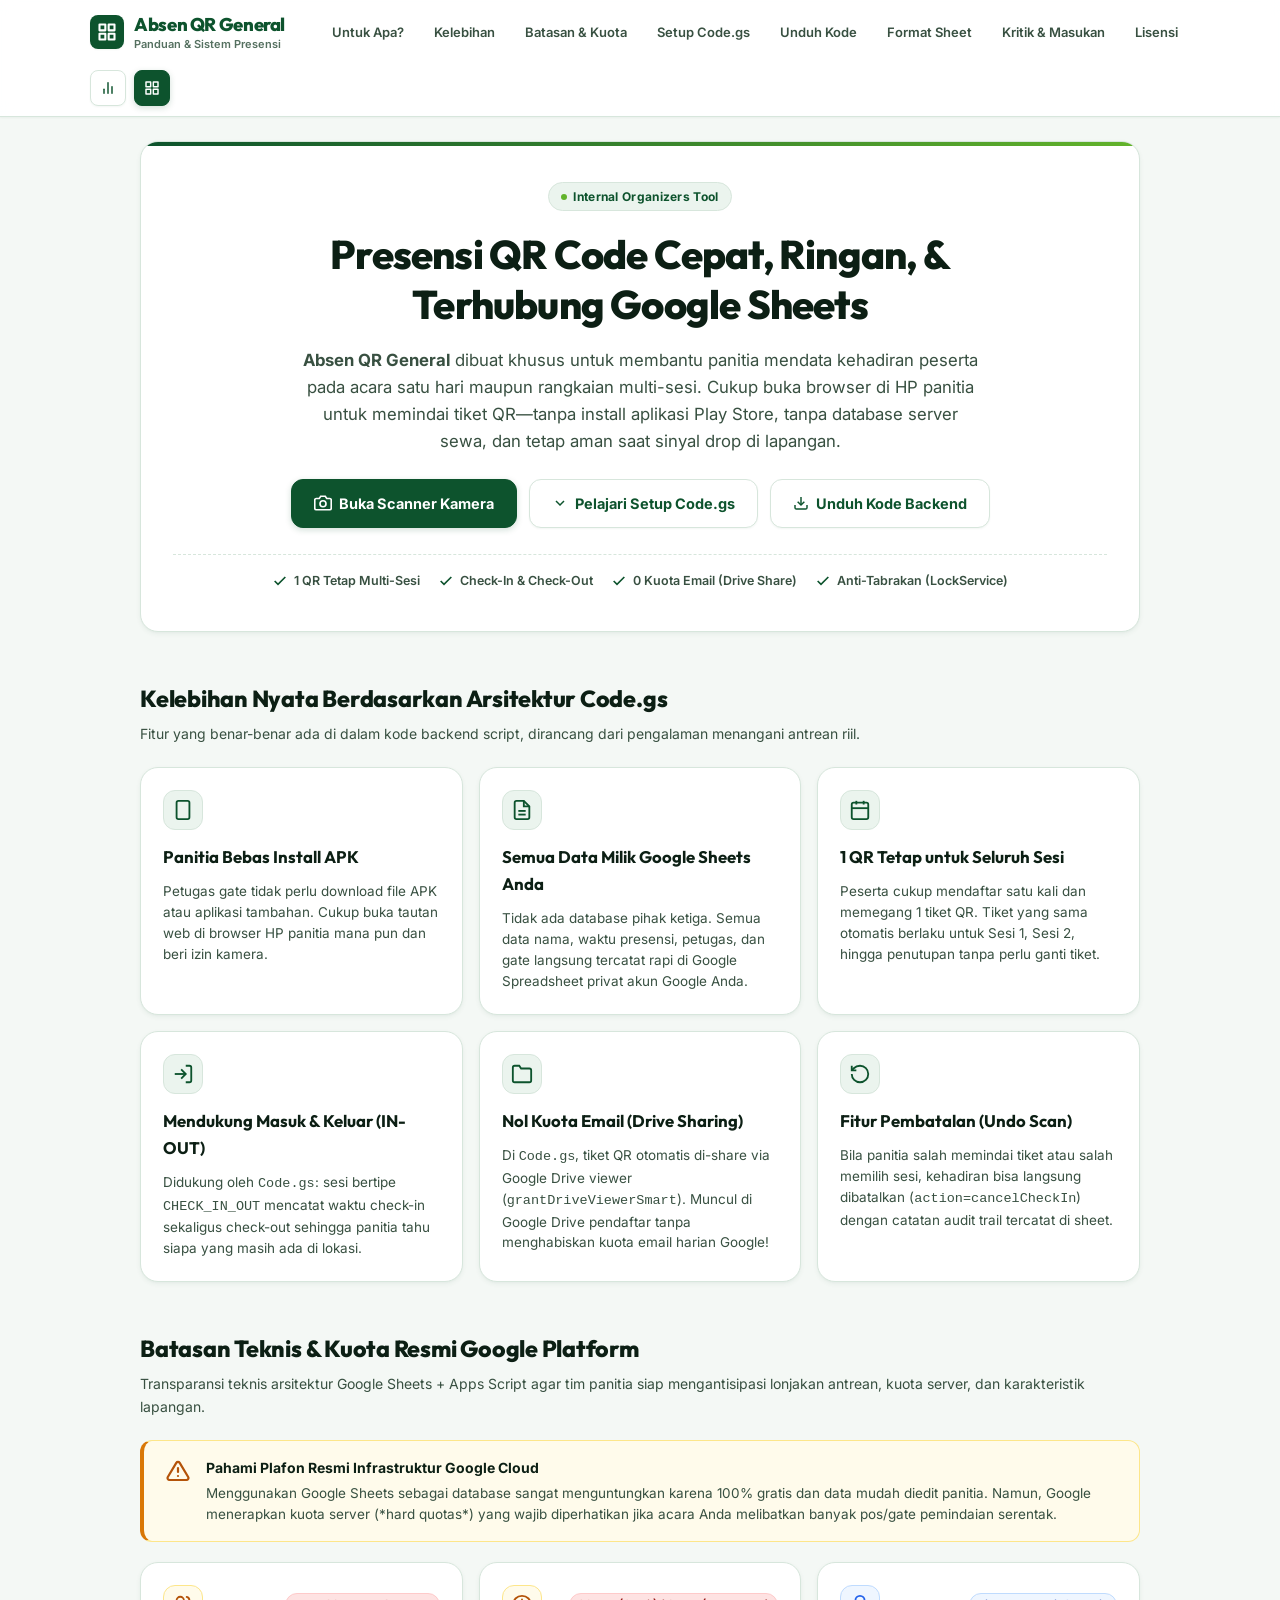
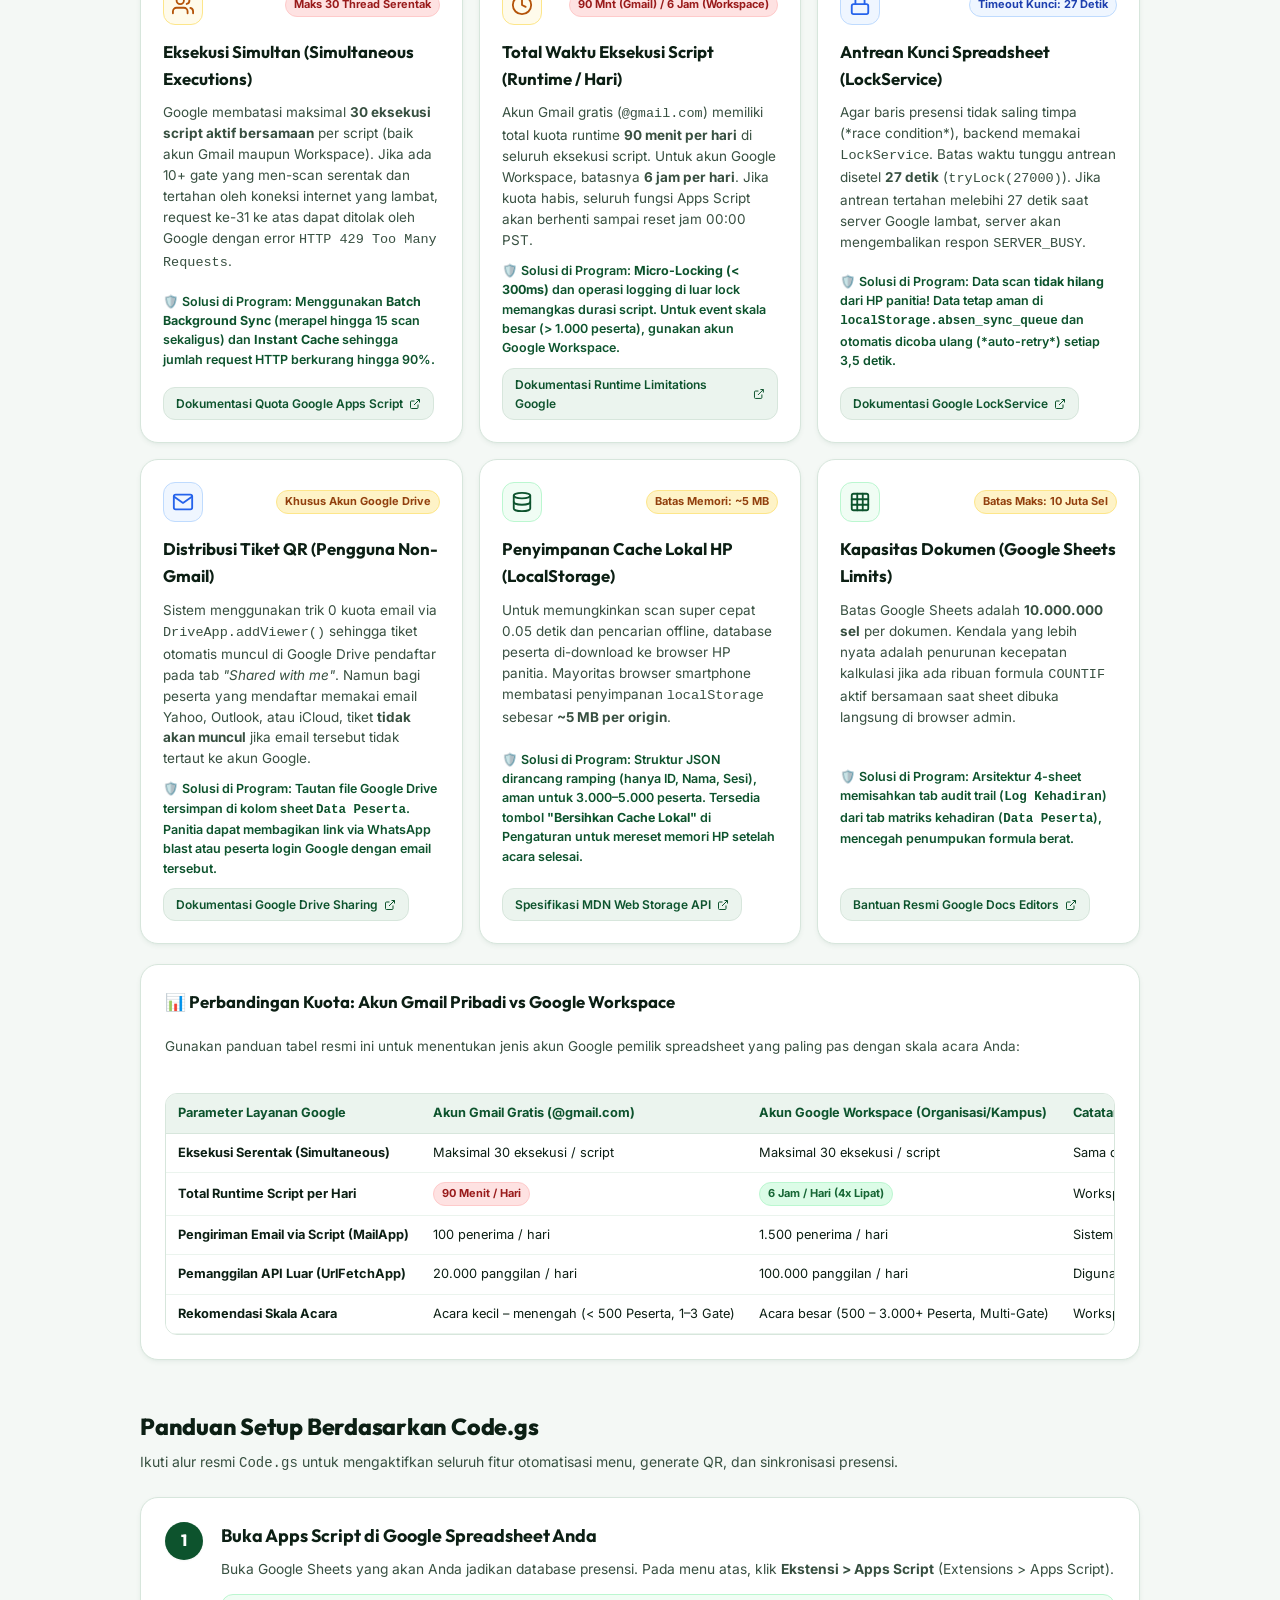
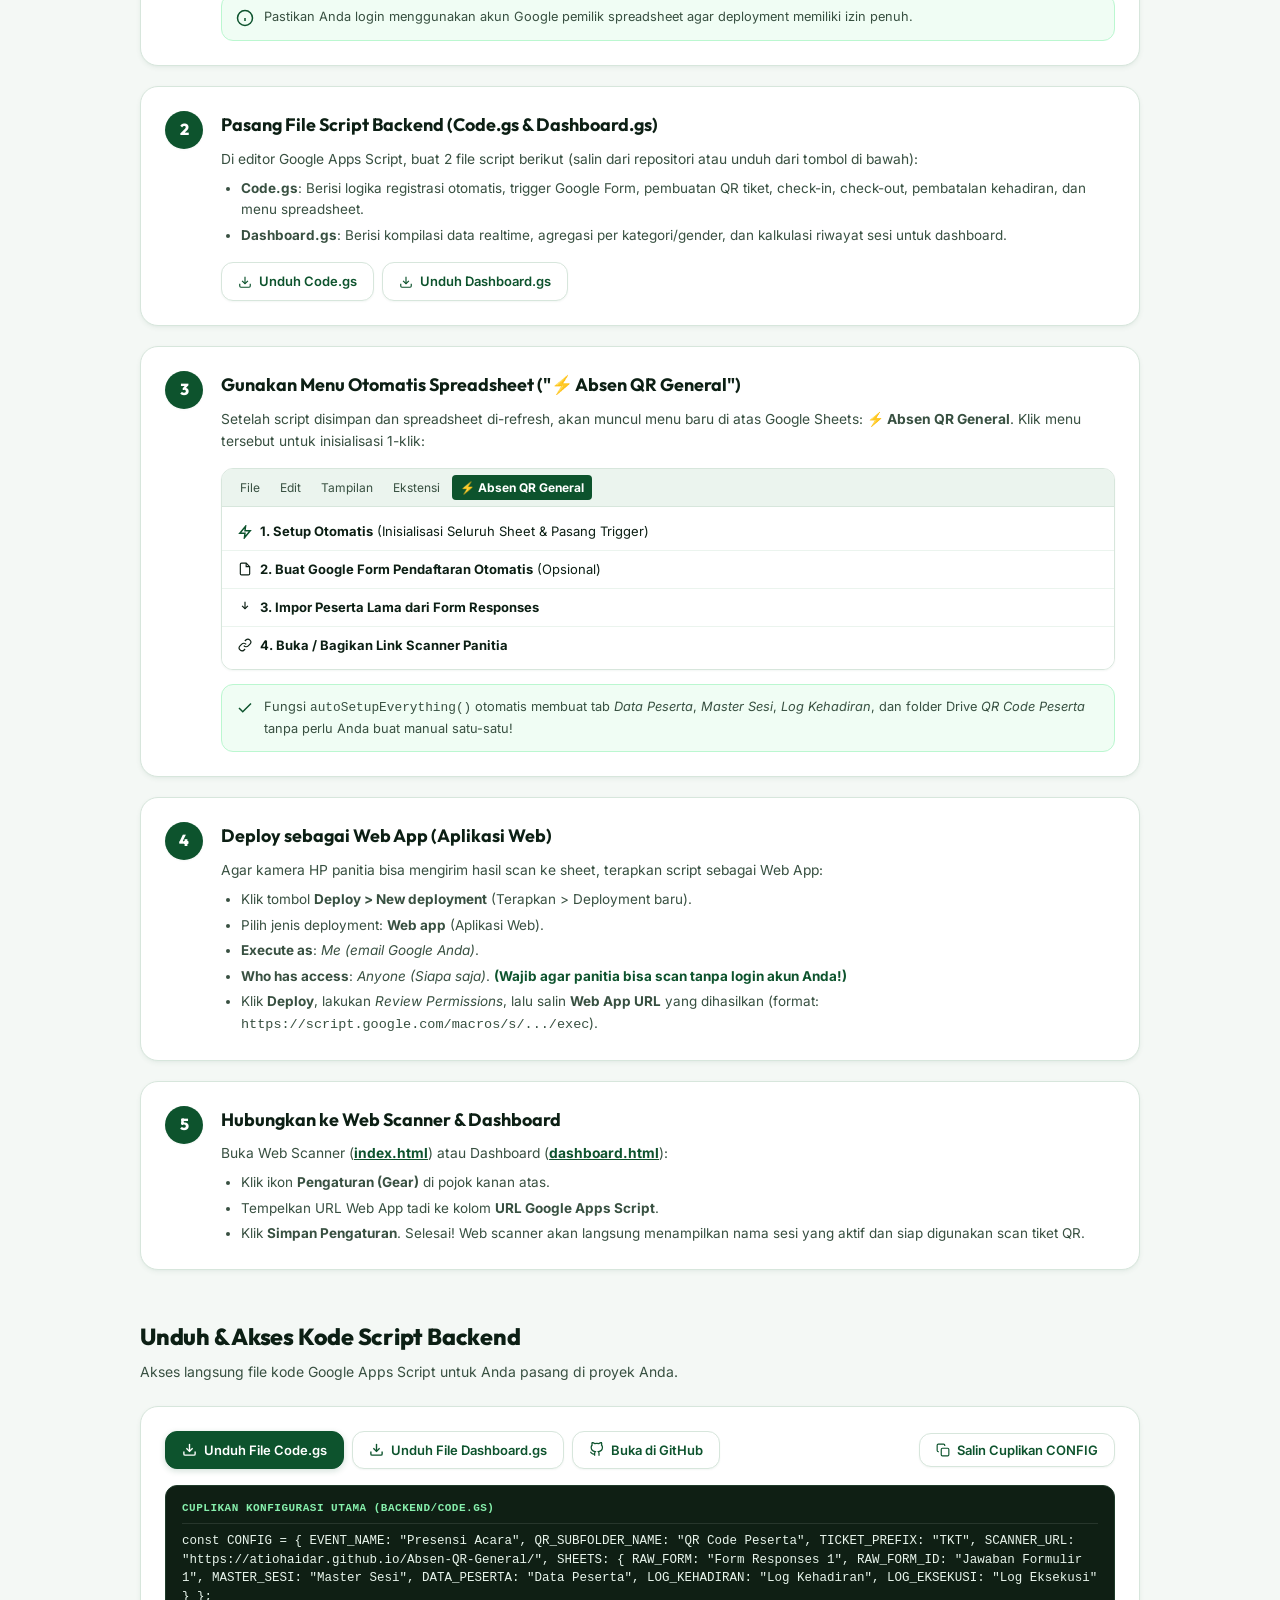
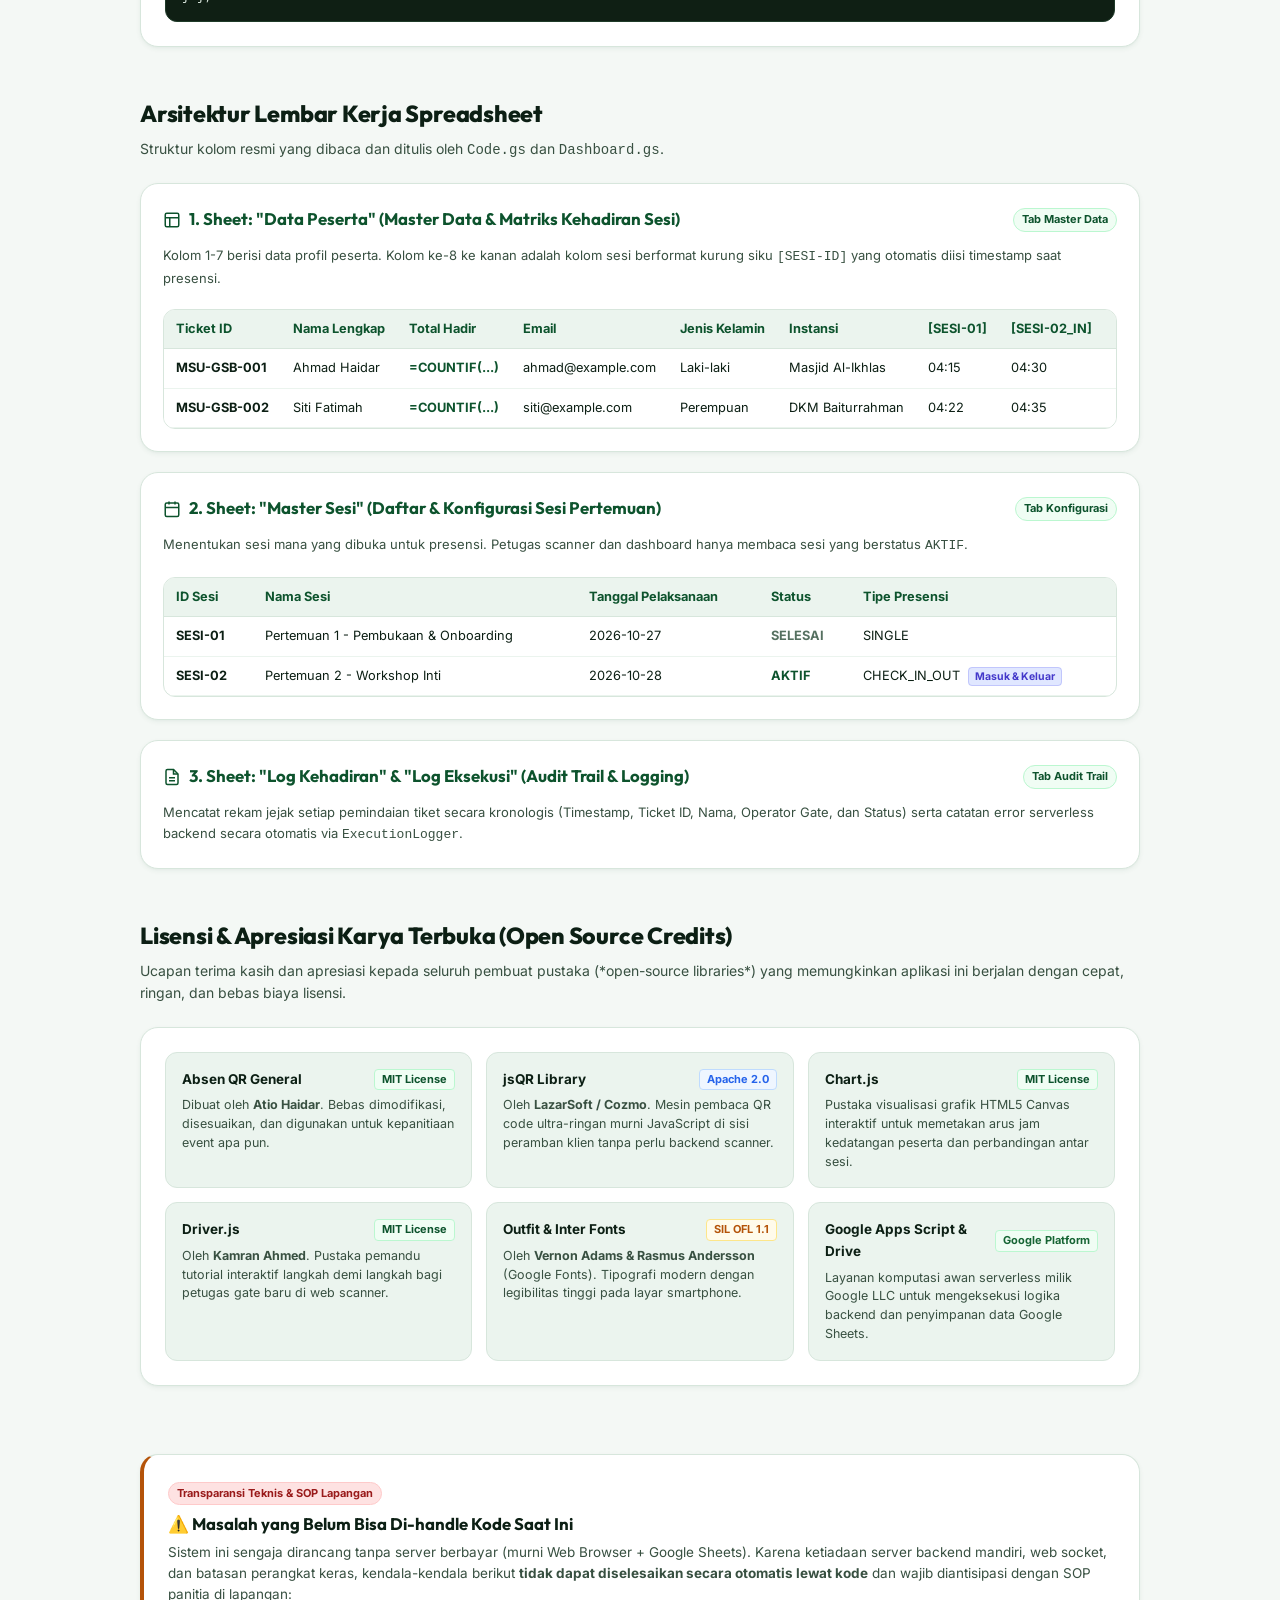
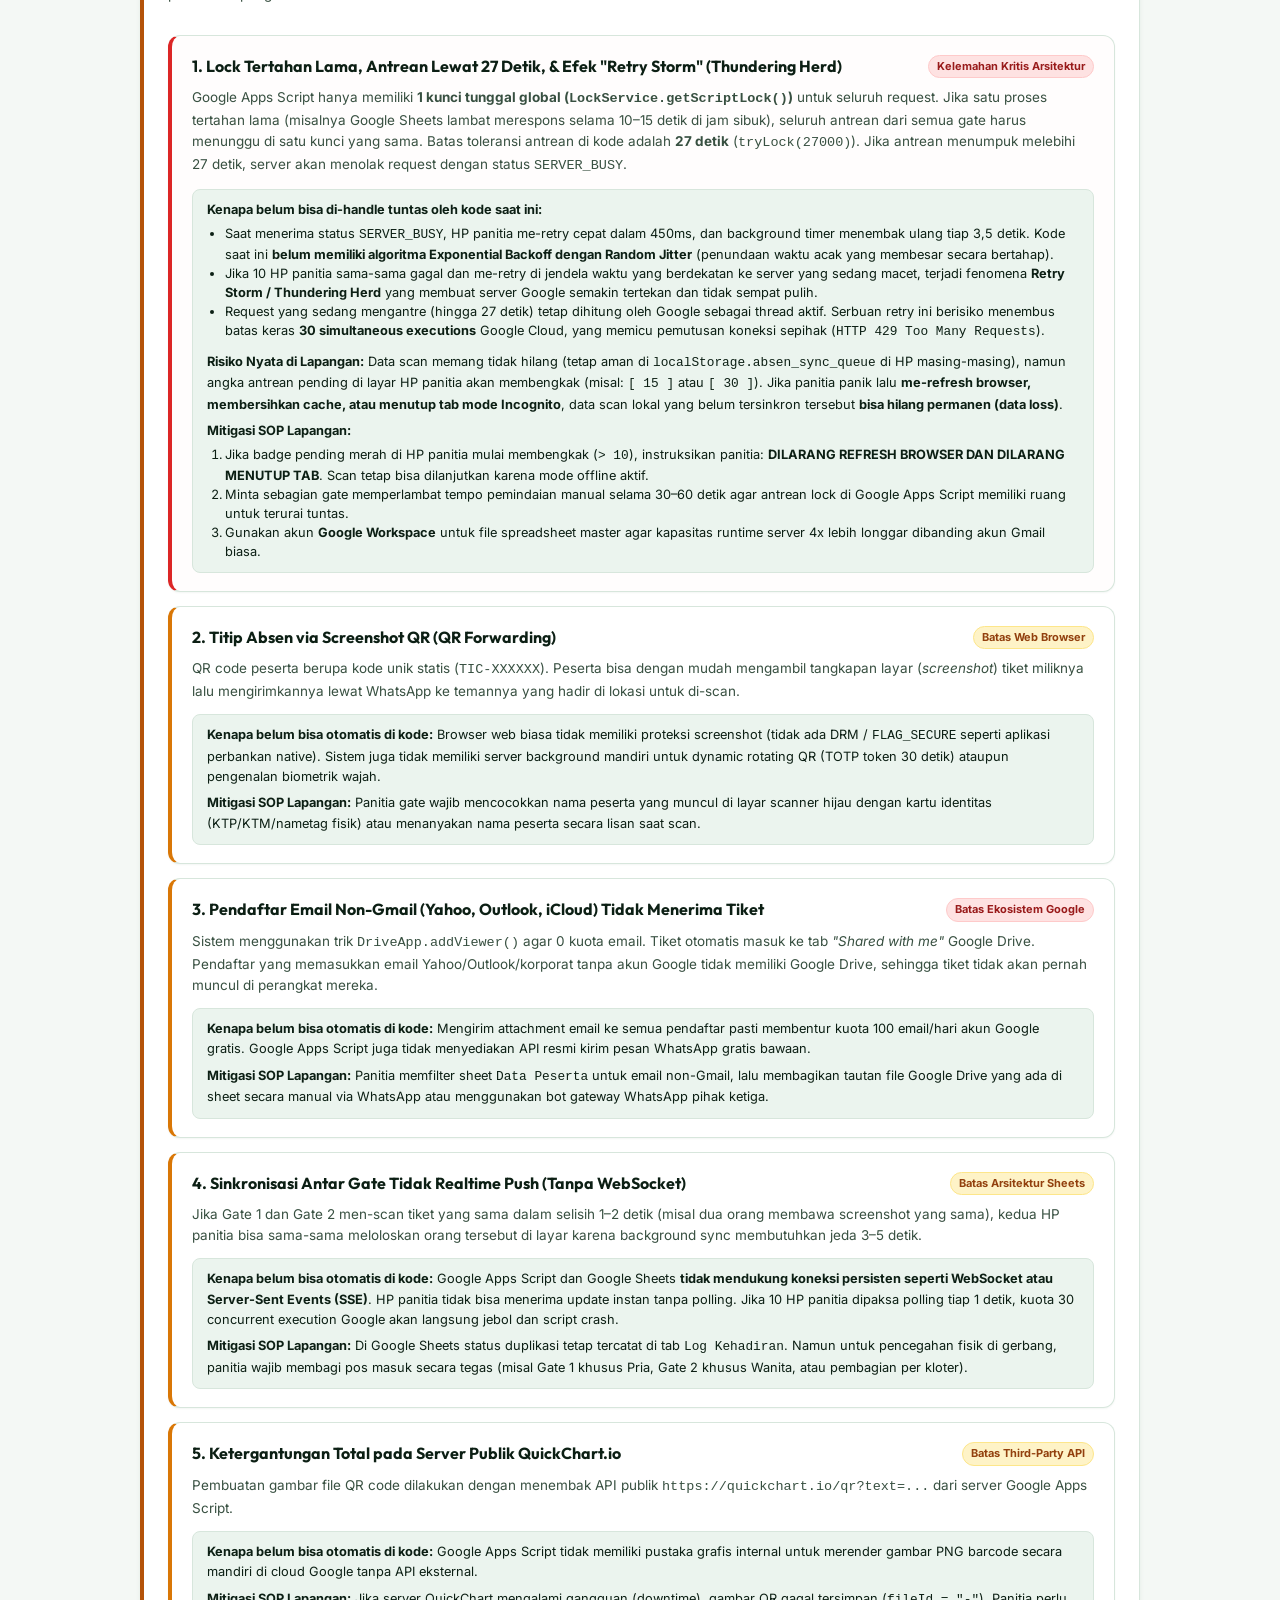
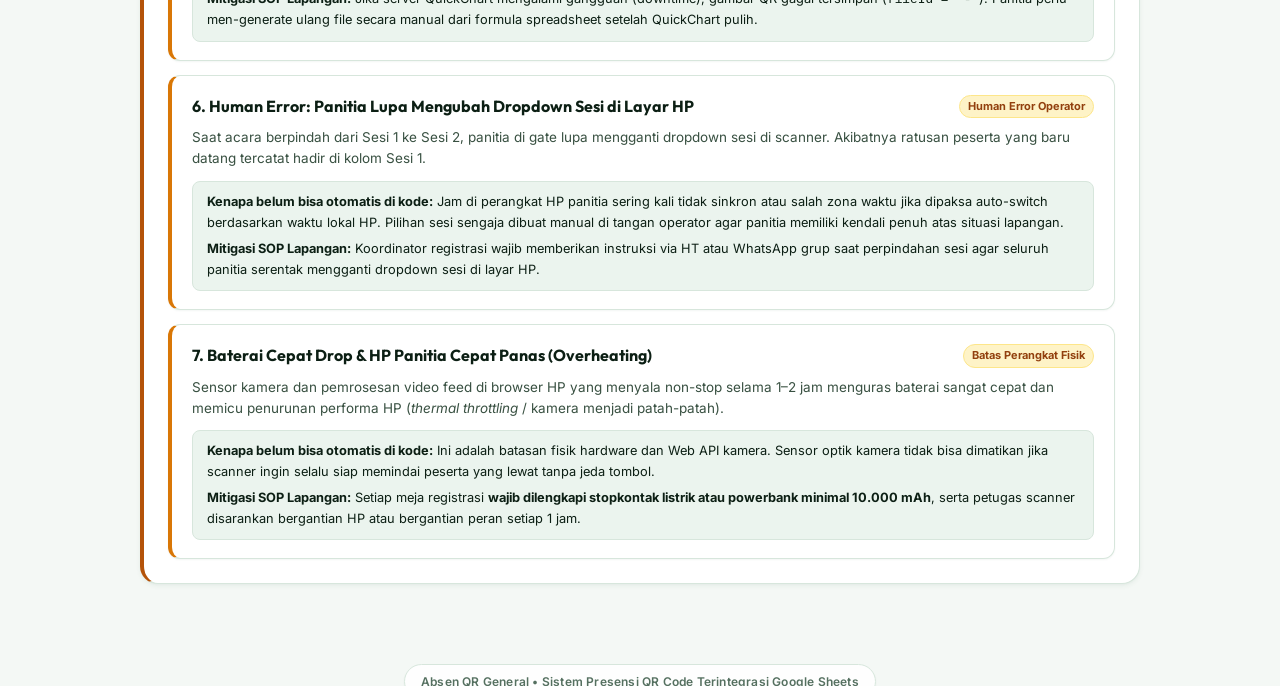
<file: landing.html>
<!DOCTYPE html>
<html lang="id">

<head>
  <meta charset="UTF-8">
  <meta name="viewport" content="width=device-width, initial-scale=1.0, maximum-scale=5.0">
  <meta name="theme-color" content="#0d532d">

  <!-- SEO Primary Meta Tags -->
  <title>Absen QR General • Sistem Presensi & QR Code Multi-Sesi Google Sheets</title>
  <meta name="title" content="Absen QR General • Sistem Presensi & QR Code Multi-Sesi Google Sheets">
  <meta name="description"
    content="Sistem presensi event berbasis web dan QR Code terintegrasi Google Sheets. 1 QR code untuk multi-sesi, check-in & check-out, antrean offline, zero kuota email, dan audit log lengkap.">
  <meta name="keywords"
    content="absen qr general, presensi qr code, absensi google sheets, qr scanner event, multi session attendance, sistem presensi panitia, google apps script qr code">
  <meta name="author" content="Atio Haidar">
  <meta name="robots" content="index, follow">
  <link rel="canonical" href="https://atiohaidar.github.io/Absen-QR-General/landing.html">

  <!-- Open Graph / Facebook / WhatsApp -->
  <meta property="og:type" content="website">
  <meta property="og:url" content="https://atiohaidar.github.io/Absen-QR-General/landing.html">
  <meta property="og:title" content="Absen QR General • Sistem Presensi & QR Code Multi-Sesi Google Sheets">
  <meta property="og:description"
    content="Solusi presensi event berbasis web dan QR Code terhubung langsung ke Google Sheets. 1 QR untuk banyak sesi, check-in & out, dan siap pakai untuk panitia acara.">
  <meta property="og:site_name" content="Absen QR General">

  <!-- Twitter Card -->
  <meta property="twitter:card" content="summary_large_image">
  <meta property="twitter:url" content="https://atiohaidar.github.io/Absen-QR-General/landing.html">
  <meta property="twitter:title" content="Absen QR General • Sistem Presensi QR Code Google Sheets">
  <meta property="twitter:description"
    content="Panduan setup dan pengenalan sistem presensi QR Code multi-sesi terintegrasi Google Sheets untuk panitia internal.">

  <!-- Google Fonts: Outfit & Inter (Harmonized with Scanner & Dashboard) -->
  <link rel="preconnect" href="https://fonts.googleapis.com">
  <link rel="preconnect" href="https://fonts.gstatic.com" crossorigin>
  <link
    href="https://fonts.googleapis.com/css2?family=Outfit:wght@400;500;600;700;800&family=Inter:wght@400;500;600;700&display=swap"
    rel="stylesheet">

  <!-- Landing Stylesheet -->
  <link rel="stylesheet" href="css/landing.css">

  <!-- JSON-LD Structured Data for SEO -->
  <script type="application/ld+json">
  {
    "@context": "https://schema.org",
    "@type": "SoftwareApplication",
    "name": "Absen QR General",
    "operatingSystem": "Web, Android, iOS, Windows, macOS",
    "applicationCategory": "BusinessApplication",
    "description": "Sistem presensi dan verifikasi tiket QR Code presisi tinggi terintegrasi dengan Google Sheets.",
    "author": {
      "@type": "Person",
      "name": "Atio Haidar"
    },
    "offers": {
      "@type": "Offer",
      "price": "0",
      "priceCurrency": "IDR"
    }
  }
  </script>
</head>

<body class="landing-body">

  <!-- TOP NAVBAR -->
  <header class="land-header">
    <div class="land-header-inner">
      <a href="landing.html" class="land-brand">
        <span class="land-brand-badge">
          <svg width="20" height="20" viewBox="0 0 24 24" fill="none" stroke="currentColor" stroke-width="2.5"
            stroke-linecap="round" stroke-linejoin="round">
            <rect x="3" y="3" width="7" height="7"></rect>
            <rect x="14" y="3" width="7" height="7"></rect>
            <rect x="14" y="14" width="7" height="7"></rect>
            <rect x="3" y="14" width="7" height="7"></rect>
          </svg>
        </span>
        <div>
          <span class="land-brand-title">Absen QR General</span>
          <span class="land-brand-subtitle">Panduan & Sistem Presensi</span>
        </div>
      </a>

      <nav class="land-nav" aria-label="Navigasi Halaman">
        <a href="#tentang" class="land-nav-link">Untuk Apa?</a>
        <a href="#alasan" class="land-nav-link">Kelebihan</a>
        <a href="#batasan" class="land-nav-link">Batasan & Kuota</a>
        <a href="#panduan" class="land-nav-link">Setup Code.gs</a>
        <a href="#unduh-kode" class="land-nav-link">Unduh Kode</a>
        <a href="#struktur" class="land-nav-link">Format Sheet</a>
        <a href="#feedback" class="land-nav-link">Kritik & Masukan</a>
        <a href="#lisensi" class="land-nav-link">Lisensi</a>
      </nav>

      <div class="land-header-actions">
        <a href="dashboard.html" class="land-btn land-btn-outline land-btn-icon-only" title="Buka Dashboard Monitoring"
          aria-label="Dashboard Monitoring">
          <svg width="16" height="16" viewBox="0 0 24 24" fill="none" stroke="currentColor" stroke-width="2.2"
            stroke-linecap="round" stroke-linejoin="round">
            <line x1="18" y1="20" x2="18" y2="10"></line>
            <line x1="12" y1="20" x2="12" y2="4"></line>
            <line x1="6" y1="20" x2="6" y2="14"></line>
          </svg>
        </a>

        <a href="index.html" class="land-btn land-btn-primary land-btn-icon-only" title="Buka Scanner Tiket QR"
          aria-label="Scanner Tiket">
          <svg width="16" height="16" viewBox="0 0 24 24" fill="none" stroke="currentColor" stroke-width="2.2"
            stroke-linecap="round" stroke-linejoin="round">
            <rect x="3" y="3" width="7" height="7"></rect>
            <rect x="14" y="3" width="7" height="7"></rect>
            <rect x="14" y="14" width="7" height="7"></rect>
            <rect x="3" y="14" width="7" height="7"></rect>
          </svg>
        </a>
      </div>
    </div>
  </header>

  <!-- MAIN CONTAINER -->
  <main class="land-main">

    <!-- HERO SECTION -->
    <section class="land-hero" id="tentang">
      <div class="land-pill-tag">
        <span class="land-pill-dot"></span>
        <span>Internal Organizers Tool</span>
      </div>

      <h1 class="land-hero-title">
        Presensi QR Code Cepat, Ringan, & Terhubung Google Sheets
      </h1>

      <p class="land-hero-desc">
        <strong>Absen QR General</strong> dibuat khusus untuk membantu panitia mendata kehadiran peserta pada acara satu
        hari maupun rangkaian multi-sesi.
        Cukup buka browser di HP panitia untuk memindai tiket QR—tanpa install aplikasi Play Store, tanpa database
        server sewa, dan tetap aman saat sinyal drop di lapangan.
      </p>

      <div class="land-hero-actions">
        <a href="index.html" class="land-btn land-btn-primary land-btn-lg">
          <svg width="18" height="18" viewBox="0 0 24 24" fill="none" stroke="currentColor" stroke-width="2.2">
            <path d="M23 19a2 2 0 0 1-2 2H3a2 2 0 0 1-2-2V8a2 2 0 0 1 2-2h4l2-3h6l2 3h4a2 2 0 0 1 2 2z"></path>
            <circle cx="12" cy="13" r="4"></circle>
          </svg>
          <span>Buka Scanner Kamera</span>
        </a>

        <a href="#panduan" class="land-btn land-btn-outline land-btn-lg">
          <svg width="16" height="16" viewBox="0 0 24 24" fill="none" stroke="currentColor" stroke-width="2.2">
            <polyline points="6 9 12 15 18 9"></polyline>
          </svg>
          <span>Pelajari Setup Code.gs</span>
        </a>

        <a href="#unduh-kode" class="land-btn land-btn-outline land-btn-lg">
          <svg width="16" height="16" viewBox="0 0 24 24" fill="none" stroke="currentColor" stroke-width="2.2">
            <path d="M21 15v4a2 2 0 0 1-2 2H5a2 2 0 0 1-2-2v-4"></path>
            <polyline points="7 10 12 15 17 10"></polyline>
            <line x1="12" y1="15" x2="12" y2="3"></line>
          </svg>
          <span>Unduh Kode Backend</span>
        </a>
      </div>

      <div class="land-hero-highlights">
        <div class="land-highlight-item">
          <svg width="16" height="16" viewBox="0 0 24 24" fill="none" stroke="currentColor" stroke-width="2.5">
            <polyline points="20 6 9 17 4 12"></polyline>
          </svg>
          <span>1 QR Tetap Multi-Sesi</span>
        </div>
        <div class="land-highlight-item">
          <svg width="16" height="16" viewBox="0 0 24 24" fill="none" stroke="currentColor" stroke-width="2.5">
            <polyline points="20 6 9 17 4 12"></polyline>
          </svg>
          <span>Check-In & Check-Out</span>
        </div>
        <div class="land-highlight-item">
          <svg width="16" height="16" viewBox="0 0 24 24" fill="none" stroke="currentColor" stroke-width="2.5">
            <polyline points="20 6 9 17 4 12"></polyline>
          </svg>
          <span>0 Kuota Email (Drive Share)</span>
        </div>
        <div class="land-highlight-item">
          <svg width="16" height="16" viewBox="0 0 24 24" fill="none" stroke="currentColor" stroke-width="2.5">
            <polyline points="20 6 9 17 4 12"></polyline>
          </svg>
          <span>Anti-Tabrakan (LockService)</span>
        </div>
      </div>
    </section>

    <!-- SECTION 2: KENAPA MENGGUNAKAN TOOL INI? -->
    <section id="alasan">
      <div class="land-section-header">
        <h2 class="land-section-title">Kelebihan Nyata Berdasarkan Arsitektur Code.gs</h2>
        <p class="land-section-desc">
          Fitur yang benar-benar ada di dalam kode backend script, dirancang dari pengalaman menangani antrean riil.
        </p>
      </div>

      <div class="land-grid-3">
        <!-- Card 1 -->
        <div class="land-feature-card">
          <div class="land-feature-icon">
            <svg width="22" height="22" viewBox="0 0 24 24" fill="none" stroke="currentColor" stroke-width="2">
              <rect x="5" y="2" width="14" height="20" rx="2" ry="2"></rect>
              <line x1="12" y1="18" x2="12.01" y2="18"></line>
            </svg>
          </div>
          <h3 class="land-feature-title">Panitia Bebas Install APK</h3>
          <p class="land-feature-text">
            Petugas gate tidak perlu download file APK atau aplikasi tambahan. Cukup buka tautan web di browser HP
            panitia mana pun dan beri izin kamera.
          </p>
        </div>

        <!-- Card 2 -->
        <div class="land-feature-card">
          <div class="land-feature-icon">
            <svg width="22" height="22" viewBox="0 0 24 24" fill="none" stroke="currentColor" stroke-width="2">
              <path d="M14 2H6a2 2 0 0 0-2 2v16a2 2 0 0 0 2 2h12a2 2 0 0 0 2-2V8z"></path>
              <polyline points="14 2 14 8 20 8"></polyline>
              <line x1="16" y1="13" x2="8" y2="13"></line>
              <line x1="16" y1="17" x2="8" y2="17"></line>
            </svg>
          </div>
          <h3 class="land-feature-title">Semua Data Milik Google Sheets Anda</h3>
          <p class="land-feature-text">
            Tidak ada database pihak ketiga. Semua data nama, waktu presensi, petugas, dan gate langsung tercatat rapi
            di Google Spreadsheet privat akun Google Anda.
          </p>
        </div>

        <!-- Card 3 -->
        <div class="land-feature-card">
          <div class="land-feature-icon">
            <svg width="22" height="22" viewBox="0 0 24 24" fill="none" stroke="currentColor" stroke-width="2">
              <rect x="3" y="4" width="18" height="18" rx="2" ry="2"></rect>
              <line x1="16" y1="2" x2="16" y2="6"></line>
              <line x1="8" y1="2" x2="8" y2="6"></line>
              <line x1="3" y1="10" x2="21" y2="10"></line>
            </svg>
          </div>
          <h3 class="land-feature-title">1 QR Tetap untuk Seluruh Sesi</h3>
          <p class="land-feature-text">
            Peserta cukup mendaftar satu kali dan memegang 1 tiket QR. Tiket yang sama otomatis berlaku untuk Sesi 1,
            Sesi 2, hingga penutupan tanpa perlu ganti tiket.
          </p>
        </div>

        <!-- Card 4 -->
        <div class="land-feature-card">
          <div class="land-feature-icon">
            <svg width="22" height="22" viewBox="0 0 24 24" fill="none" stroke="currentColor" stroke-width="2">
              <path d="M15 3h4a2 2 0 0 1 2 2v14a2 2 0 0 1-2 2h-4"></path>
              <polyline points="10 17 15 12 10 7"></polyline>
              <line x1="15" y1="12" x2="3" y2="12"></line>
            </svg>
          </div>
          <h3 class="land-feature-title">Mendukung Masuk & Keluar (IN-OUT)</h3>
          <p class="land-feature-text">
            Didukung oleh <code>Code.gs</code>: sesi bertipe <code>CHECK_IN_OUT</code> mencatat waktu check-in sekaligus
            check-out sehingga panitia tahu siapa yang masih ada di lokasi.
          </p>
        </div>

        <!-- Card 5 -->
        <div class="land-feature-card">
          <div class="land-feature-icon">
            <svg width="22" height="22" viewBox="0 0 24 24" fill="none" stroke="currentColor" stroke-width="2">
              <path d="M22 19a2 2 0 0 1-2 2H4a2 2 0 0 1-2-2V5a2 2 0 0 1 2-2h5l2 3h9a2 2 0 0 1 2 2z"></path>
            </svg>
          </div>
          <h3 class="land-feature-title">Nol Kuota Email (Drive Sharing)</h3>
          <p class="land-feature-text">
            Di <code>Code.gs</code>, tiket QR otomatis di-share via Google Drive viewer
            (<code>grantDriveViewerSmart</code>). Muncul di Google Drive pendaftar tanpa menghabiskan kuota email harian
            Google!
          </p>
        </div>

        <!-- Card 6 -->
        <div class="land-feature-card">
          <div class="land-feature-icon">
            <svg width="22" height="22" viewBox="0 0 24 24" fill="none" stroke="currentColor" stroke-width="2">
              <path d="M3 12a9 9 0 1 0 9-9 9.75 9.75 0 0 0-6.74 2.74L3 8"></path>
              <path d="M3 3v5h5"></path>
            </svg>
          </div>
          <h3 class="land-feature-title">Fitur Pembatalan (Undo Scan)</h3>
          <p class="land-feature-text">
            Bila panitia salah memindai tiket atau salah memilih sesi, kehadiran bisa langsung dibatalkan
            (<code>action=cancelCheckIn</code>) dengan catatan audit trail tercatat di sheet.
          </p>
        </div>
      </div>
    </section>

    <!-- SECTION: BATASAN TEKNIS & KUOTA RESMI GOOGLE (WAJIB DIKETAHUI) -->
    <section id="batasan">
      <div class="land-section-header">
        <h2 class="land-section-title">Batasan Teknis & Kuota Resmi Google Platform</h2>
        <p class="land-section-desc">
          Transparansi teknis arsitektur Google Sheets + Apps Script agar tim panitia siap mengantisipasi lonjakan
          antrean, kuota server, dan karakteristik lapangan.
        </p>
      </div>

      <!-- Warning Callout Banner -->
      <div class="land-callout land-callout-amber">
        <div class="land-callout-icon">
          <svg width="24" height="24" viewBox="0 0 24 24" fill="none" stroke="currentColor" stroke-width="2.2"
            stroke-linecap="round" stroke-linejoin="round">
            <path d="M10.29 3.86L1.82 18a2 2 0 0 0 1.71 3h16.94a2 2 0 0 0 1.71-3L13.71 3.86a2 2 0 0 0-3.42 0z"></path>
            <line x1="12" y1="9" x2="12" y2="13"></line>
            <line x1="12" y1="17" x2="12.01" y2="17"></line>
          </svg>
        </div>
        <div class="land-callout-content">
          <div class="land-callout-title">Pahami Plafon Resmi Infrastruktur Google Cloud</div>
          Menggunakan Google Sheets sebagai database sangat menguntungkan karena 100% gratis dan data mudah diedit
          panitia. Namun, Google menerapkan kuota server (*hard quotas*) yang wajib diperhatikan jika acara Anda
          melibatkan banyak pos/gate pemindaian serentak.
        </div>
      </div>

      <!-- Grid 6 Kartu Batasan & Solusinya -->
      <div class="land-grid-3">
        <!-- Batasan 1: Eksekusi Serentak -->
        <div class="land-feature-card">
          <div style="display:flex; align-items:center; justify-content:space-between; gap:8px;">
            <div class="land-feature-icon" style="color:#b45309; background:#fffbeb; border-color:#fde68a;">
              <svg width="22" height="22" viewBox="0 0 24 24" fill="none" stroke="currentColor" stroke-width="2"
                stroke-linecap="round" stroke-linejoin="round">
                <path d="M17 21v-2a4 4 0 0 0-4-4H5a4 4 0 0 0-4 4v2"></path>
                <circle cx="9" cy="7" r="4"></circle>
                <path d="M23 21v-2a4 4 0 0 0-3-3.87"></path>
                <path d="M16 3.13a4 4 0 0 1 0 7.75"></path>
              </svg>
            </div>
            <span class="land-badge-quota badge-quota-danger">Maks 30 Thread Serentak</span>
          </div>
          <h3 class="land-feature-title">Eksekusi Simultan (Simultaneous Executions)</h3>
          <p class="land-feature-text">
            Google membatasi maksimal <strong>30 eksekusi script aktif bersamaan</strong> per script (baik akun Gmail
            maupun Workspace). Jika ada 10+ gate yang men-scan serentak dan tertahan oleh koneksi internet yang lambat,
            request ke-31 ke atas dapat ditolak oleh Google dengan error <code>HTTP 429 Too Many Requests</code>.
          </p>
          <p class="land-feature-text" style="font-size:12.5px; color:var(--land-primary); font-weight:600;">
            🛡️ Solusi di Program: Menggunakan <strong>Batch Background Sync</strong> (merapel hingga 15 scan sekaligus)
            dan <strong>Instant Cache</strong> sehingga jumlah request HTTP berkurang hingga 90%.
          </p>
          <a href="https://developers.google.com/apps-script/guides/services/quotas" target="_blank"
            rel="noopener noreferrer" class="land-doc-link">
            <span>Dokumentasi Quota Google Apps Script</span>
            <svg width="12" height="12" viewBox="0 0 24 24" fill="none" stroke="currentColor" stroke-width="2">
              <path d="M18 13v6a2 2 0 0 1-2 2H5a2 2 0 0 1-2-2V8a2 2 0 0 1 2-2h6"></path>
              <polyline points="15 3 21 3 21 9"></polyline>
              <line x1="10" y1="14" x2="21" y2="3"></line>
            </svg>
          </a>
        </div>

        <!-- Batasan 2: Total Waktu Eksekusi Harian -->
        <div class="land-feature-card">
          <div style="display:flex; align-items:center; justify-content:space-between; gap:8px;">
            <div class="land-feature-icon" style="color:#b45309; background:#fffbeb; border-color:#fde68a;">
              <svg width="22" height="22" viewBox="0 0 24 24" fill="none" stroke="currentColor" stroke-width="2"
                stroke-linecap="round" stroke-linejoin="round">
                <circle cx="12" cy="12" r="10"></circle>
                <polyline points="12 6 12 12 16 14"></polyline>
              </svg>
            </div>
            <span class="land-badge-quota badge-quota-danger">90 Mnt (Gmail) / 6 Jam (Workspace)</span>
          </div>
          <h3 class="land-feature-title">Total Waktu Eksekusi Script (Runtime / Hari)</h3>
          <p class="land-feature-text">
            Akun Gmail gratis (<code>@gmail.com</code>) memiliki total kuota runtime <strong>90 menit per hari</strong>
            di seluruh eksekusi script. Untuk akun Google Workspace, batasnya <strong>6 jam per hari</strong>. Jika
            kuota habis, seluruh fungsi Apps Script akan berhenti sampai reset jam 00:00 PST.
          </p>
          <p class="land-feature-text" style="font-size:12.5px; color:var(--land-primary); font-weight:600;">
            🛡️ Solusi di Program: <strong>Micro-Locking (< 300ms)</strong> dan operasi logging di luar lock memangkas
                durasi script. Untuk event skala besar (> 1.000 peserta), gunakan akun Google Workspace.
          </p>
          <a href="https://developers.google.com/apps-script/guides/services/quotas#current_limitations" target="_blank"
            rel="noopener noreferrer" class="land-doc-link">
            <span>Dokumentasi Runtime Limitations Google</span>
            <svg width="12" height="12" viewBox="0 0 24 24" fill="none" stroke="currentColor" stroke-width="2">
              <path d="M18 13v6a2 2 0 0 1-2 2H5a2 2 0 0 1-2-2V8a2 2 0 0 1 2-2h6"></path>
              <polyline points="15 3 21 3 21 9"></polyline>
              <line x1="10" y1="14" x2="21" y2="3"></line>
            </svg>
          </a>
        </div>

        <!-- Batasan 3: Antrean Kunci LockService -->
        <div class="land-feature-card">
          <div style="display:flex; align-items:center; justify-content:space-between; gap:8px;">
            <div class="land-feature-icon" style="color:#2563eb; background:#eff6ff; border-color:#bfdbfe;">
              <svg width="22" height="22" viewBox="0 0 24 24" fill="none" stroke="currentColor" stroke-width="2"
                stroke-linecap="round" stroke-linejoin="round">
                <rect x="3" y="11" width="18" height="11" rx="2" ry="2"></rect>
                <path d="M7 11V7a5 5 0 0 1 10 0v4"></path>
              </svg>
            </div>
            <span class="land-badge-quota badge-quota-info">Timeout Kunci: 27 Detik</span>
          </div>
          <h3 class="land-feature-title">Antrean Kunci Spreadsheet (LockService)</h3>
          <p class="land-feature-text">
            Agar baris presensi tidak saling timpa (*race condition*), backend memakai <code>LockService</code>. Batas
            waktu tunggu antrean disetel <strong>27 detik</strong> (<code>tryLock(27000)</code>). Jika antrean tertahan
            melebihi 27 detik saat server Google lambat, server akan mengembalikan respon <code>SERVER_BUSY</code>.
          </p>
          <p class="land-feature-text" style="font-size:12.5px; color:var(--land-primary); font-weight:600;">
            🛡️ Solusi di Program: Data scan <strong>tidak hilang</strong> dari HP panitia! Data tetap aman di
            <code>localStorage.absen_sync_queue</code> dan otomatis dicoba ulang (*auto-retry*) setiap 3,5 detik.
          </p>
          <a href="https://developers.google.com/apps-script/reference/lock/lock#trylocktimeoutinmilliseconds"
            target="_blank" rel="noopener noreferrer" class="land-doc-link">
            <span>Dokumentasi Google LockService</span>
            <svg width="12" height="12" viewBox="0 0 24 24" fill="none" stroke="currentColor" stroke-width="2">
              <path d="M18 13v6a2 2 0 0 1-2 2H5a2 2 0 0 1-2-2V8a2 2 0 0 1 2-2h6"></path>
              <polyline points="15 3 21 3 21 9"></polyline>
              <line x1="10" y1="14" x2="21" y2="3"></line>
            </svg>
          </a>
        </div>

        <!-- Batasan 4: Distribusi QR Drive vs Non-Gmail -->
        <div class="land-feature-card">
          <div style="display:flex; align-items:center; justify-content:space-between; gap:8px;">
            <div class="land-feature-icon" style="color:#2563eb; background:#eff6ff; border-color:#bfdbfe;">
              <svg width="22" height="22" viewBox="0 0 24 24" fill="none" stroke="currentColor" stroke-width="2"
                stroke-linecap="round" stroke-linejoin="round">
                <path d="M4 4h16c1.1 0 2 .9 2 2v12c0 1.1-.9 2-2 2H4c-1.1 0-2-.9-2-2V6c0-1.1.9-2 2-2z"></path>
                <polyline points="22,6 12,13 2,6"></polyline>
              </svg>
            </div>
            <span class="land-badge-quota">Khusus Akun Google Drive</span>
          </div>
          <h3 class="land-feature-title">Distribusi Tiket QR (Pengguna Non-Gmail)</h3>
          <p class="land-feature-text">
            Sistem menggunakan trik 0 kuota email via <code>DriveApp.addViewer()</code> sehingga tiket otomatis muncul
            di Google Drive pendaftar pada tab <em>"Shared with me"</em>. Namun bagi peserta yang mendaftar memakai
            email Yahoo, Outlook, atau iCloud, tiket <strong>tidak akan muncul</strong> jika email tersebut tidak
            tertaut ke akun Google.
          </p>
          <p class="land-feature-text" style="font-size:12.5px; color:var(--land-primary); font-weight:600;">
            🛡️ Solusi di Program: Tautan file Google Drive tersimpan di kolom sheet <code>Data Peserta</code>. Panitia
            dapat membagikan link via WhatsApp blast atau peserta login Google dengan email tersebut.
          </p>
          <a href="https://developers.google.com/drive/api/guides/manage-sharing" target="_blank"
            rel="noopener noreferrer" class="land-doc-link">
            <span>Dokumentasi Google Drive Sharing</span>
            <svg width="12" height="12" viewBox="0 0 24 24" fill="none" stroke="currentColor" stroke-width="2">
              <path d="M18 13v6a2 2 0 0 1-2 2H5a2 2 0 0 1-2-2V8a2 2 0 0 1 2-2h6"></path>
              <polyline points="15 3 21 3 21 9"></polyline>
              <line x1="10" y1="14" x2="21" y2="3"></line>
            </svg>
          </a>
        </div>

        <!-- Batasan 5: Batas LocalStorage Browser HP -->
        <div class="land-feature-card">
          <div style="display:flex; align-items:center; justify-content:space-between; gap:8px;">
            <div class="land-feature-icon" style="color:#0d532d; background:#f0fdf4; border-color:#bbf7d0;">
              <svg width="22" height="22" viewBox="0 0 24 24" fill="none" stroke="currentColor" stroke-width="2"
                stroke-linecap="round" stroke-linejoin="round">
                <ellipse cx="12" cy="5" rx="9" ry="3"></ellipse>
                <path d="M21 12c0 1.66-4 3-9 3s-9-1.34-9-3"></path>
                <path d="M3 5v14c0 1.66 4 3 9 3s9-1.34 9-3V5"></path>
              </svg>
            </div>
            <span class="land-badge-quota">Batas Memori: ~5 MB</span>
          </div>
          <h3 class="land-feature-title">Penyimpanan Cache Lokal HP (LocalStorage)</h3>
          <p class="land-feature-text">
            Untuk memungkinkan scan super cepat 0.05 detik dan pencarian offline, database peserta di-download ke
            browser HP panitia. Mayoritas browser smartphone membatasi penyimpanan <code>localStorage</code> sebesar
            <strong>~5 MB per origin</strong>.
          </p>
          <p class="land-feature-text" style="font-size:12.5px; color:var(--land-primary); font-weight:600;">
            🛡️ Solusi di Program: Struktur JSON dirancang ramping (hanya ID, Nama, Sesi), aman untuk 3.000–5.000
            peserta. Tersedia tombol <strong>"Bersihkan Cache Lokal"</strong> di Pengaturan untuk mereset memori HP
            setelah acara selesai.
          </p>
          <a href="https://developer.mozilla.org/en-US/docs/Web/API/Web_Storage_API" target="_blank"
            rel="noopener noreferrer" class="land-doc-link">
            <span>Spesifikasi MDN Web Storage API</span>
            <svg width="12" height="12" viewBox="0 0 24 24" fill="none" stroke="currentColor" stroke-width="2">
              <path d="M18 13v6a2 2 0 0 1-2 2H5a2 2 0 0 1-2-2V8a2 2 0 0 1 2-2h6"></path>
              <polyline points="15 3 21 3 21 9"></polyline>
              <line x1="10" y1="14" x2="21" y2="3"></line>
            </svg>
          </a>
        </div>

        <!-- Batasan 6: Kapasitas Sel Google Sheets -->
        <div class="land-feature-card">
          <div style="display:flex; align-items:center; justify-content:space-between; gap:8px;">
            <div class="land-feature-icon" style="color:#0d532d; background:#f0fdf4; border-color:#bbf7d0;">
              <svg width="22" height="22" viewBox="0 0 24 24" fill="none" stroke="currentColor" stroke-width="2"
                stroke-linecap="round" stroke-linejoin="round">
                <rect x="3" y="3" width="18" height="18" rx="2" ry="2"></rect>
                <line x1="3" y1="9" x2="21" y2="9"></line>
                <line x1="3" y1="15" x2="21" y2="15"></line>
                <line x1="9" y1="3" x2="9" y2="21"></line>
                <line x1="15" y1="3" x2="15" y2="21"></line>
              </svg>
            </div>
            <span class="land-badge-quota">Batas Maks: 10 Juta Sel</span>
          </div>
          <h3 class="land-feature-title">Kapasitas Dokumen (Google Sheets Limits)</h3>
          <p class="land-feature-text">
            Batas Google Sheets adalah <strong>10.000.000 sel</strong> per dokumen. Kendala yang lebih nyata adalah
            penurunan kecepatan kalkulasi jika ada ribuan formula <code>COUNTIF</code> aktif bersamaan saat sheet dibuka
            langsung di browser admin.
          </p>
          <p class="land-feature-text" style="font-size:12.5px; color:var(--land-primary); font-weight:600;">
            🛡️ Solusi di Program: Arsitektur 4-sheet memisahkan tab audit trail (<code>Log Kehadiran</code>) dari tab
            matriks kehadiran (<code>Data Peserta</code>), mencegah penumpukan formula berat.
          </p>
          <a href="https://support.google.com/docs/answer/37603" target="_blank" rel="noopener noreferrer"
            class="land-doc-link">
            <span>Bantuan Resmi Google Docs Editors</span>
            <svg width="12" height="12" viewBox="0 0 24 24" fill="none" stroke="currentColor" stroke-width="2">
              <path d="M18 13v6a2 2 0 0 1-2 2H5a2 2 0 0 1-2-2V8a2 2 0 0 1 2-2h6"></path>
              <polyline points="15 3 21 3 21 9"></polyline>
              <line x1="10" y1="14" x2="21" y2="3"></line>
            </svg>
          </a>
        </div>
      </div>

      <!-- Tabel Perbandingan Kuota Akun Google -->
      <div class="land-card" style="margin-top:20px;">
        <h3 class="land-feature-title" style="margin:0 0 4px 0;">📊 Perbandingan Kuota: Akun Gmail Pribadi vs Google
          Workspace</h3>
        <p class="land-feature-text" style="margin-bottom:12px;">
          Gunakan panduan tabel resmi ini untuk menentukan jenis akun Google pemilik spreadsheet yang paling pas dengan
          skala acara Anda:
        </p>

        <div class="land-table-wrapper">
          <table class="land-table">
            <thead>
              <tr>
                <th>Parameter Layanan Google</th>
                <th>Akun Gmail Gratis (@gmail.com)</th>
                <th>Akun Google Workspace (Organisasi/Kampus)</th>
                <th>Catatan Dampak di Presensi</th>
              </tr>
            </thead>
            <tbody>
              <tr>
                <td><strong>Eksekusi Serentak (Simultaneous)</strong></td>
                <td>Maksimal 30 eksekusi / script</td>
                <td>Maksimal 30 eksekusi / script</td>
                <td>Sama di kedua akun. Diatasi dengan Batch Sync 15 scan.</td>
              </tr>
              <tr>
                <td><strong>Total Runtime Script per Hari</strong></td>
                <td><span class="land-badge-quota badge-quota-danger">90 Menit / Hari</span></td>
                <td><span class="land-badge-quota" style="background:#dcfce7; color:#166534; border-color:#bbf7d0;">6
                    Jam / Hari (4x Lipat)</span></td>
                <td>Workspace sangat dianjurkan untuk acara besar & multi-gate.</td>
              </tr>
              <tr>
                <td><strong>Pengiriman Email via Script (MailApp)</strong></td>
                <td>100 penerima / hari</td>
                <td>1.500 penerima / hari</td>
                <td>Sistem memakai Drive Viewer agar 0 kuota email.</td>
              </tr>
              <tr>
                <td><strong>Pemanggilan API Luar (UrlFetchApp)</strong></td>
                <td>20.000 panggilan / hari</td>
                <td>100.000 panggilan / hari</td>
                <td>Digunakan saat membuat gambar QR via QuickChart.</td>
              </tr>
              <tr>
                <td><strong>Rekomendasi Skala Acara</strong></td>
                <td>Acara kecil – menengah (&lt; 500 Peserta, 1–3 Gate)</td>
                <td>Acara besar (500 – 3.000+ Peserta, Multi-Gate)</td>
                <td>Workspace jauh lebih aman dari risiko kehabisan runtime harian.</td>
              </tr>
            </tbody>
          </table>
        </div>
      </div>


    </section>

    <!-- SECTION 3: STEP-BY-STEP PENGINSTALAN UNTUK TIM INTERNAL (BERDASARKAN CODE.GS) -->
    <section id="panduan">
      <div class="land-section-header">
        <h2 class="land-section-title">Panduan Setup Berdasarkan Code.gs</h2>
        <p class="land-section-desc">
          Ikuti alur resmi <code>Code.gs</code> untuk mengaktifkan seluruh fitur otomatisasi menu, generate QR, dan
          sinkronisasi presensi.
        </p>
      </div>

      <div class="land-steps-list">
        <!-- Step 1 -->
        <div class="land-step-card">
          <div class="land-step-num">1</div>
          <div class="land-step-content">
            <h3 class="land-step-title">Buka Apps Script di Google Spreadsheet Anda</h3>
            <p class="land-step-desc">
              Buka Google Sheets yang akan Anda jadikan database presensi. Pada menu atas, klik <strong>Ekstensi &gt;
                Apps Script</strong> (Extensions &gt; Apps Script).
            </p>
            <div class="land-tip-box">
              <svg width="18" height="18" viewBox="0 0 24 24" fill="none" stroke="currentColor" stroke-width="2">
                <circle cx="12" cy="12" r="10"></circle>
                <line x1="12" y1="16" x2="12" y2="12"></line>
                <line x1="12" y1="8" x2="12.01" y2="8"></line>
              </svg>
              <span>Pastikan Anda login menggunakan akun Google pemilik spreadsheet agar deployment memiliki izin
                penuh.</span>
            </div>
          </div>
        </div>

        <!-- Step 2 -->
        <div class="land-step-card">
          <div class="land-step-num">2</div>
          <div class="land-step-content">
            <h3 class="land-step-title">Pasang File Script Backend (Code.gs & Dashboard.gs)</h3>
            <p class="land-step-desc">
              Di editor Google Apps Script, buat 2 file script berikut (salin dari repositori atau unduh dari tombol di
              bawah):
            </p>

            <ul
              style="padding-left: 20px; font-size: 13.5px; color: var(--land-text-muted); display: flex; flex-direction: column; gap: 4px;">
              <li><strong>Code.gs</strong>: Berisi logika registrasi otomatis, trigger Google Form, pembuatan QR tiket,
                check-in, check-out, pembatalan kehadiran, dan menu spreadsheet.</li>
              <li><strong>Dashboard.gs</strong>: Berisi kompilasi data realtime, agregasi per kategori/gender, dan
                kalkulasi riwayat sesi untuk dashboard.</li>
            </ul>

            <div style="display: flex; gap: 8px; flex-wrap: wrap; margin-top: 8px;">
              <a href="backend/Code.gs" download="Code.gs" class="land-btn land-btn-outline">
                <svg width="14" height="14" viewBox="0 0 24 24" fill="none" stroke="currentColor" stroke-width="2">
                  <path d="M21 15v4a2 2 0 0 1-2 2H5a2 2 0 0 1-2-2v-4"></path>
                  <polyline points="7 10 12 15 17 10"></polyline>
                  <line x1="12" y1="15" x2="12" y2="3"></line>
                </svg>
                <span>Unduh Code.gs</span>
              </a>
              <a href="backend/Dashboard.gs" download="Dashboard.gs" class="land-btn land-btn-outline">
                <svg width="14" height="14" viewBox="0 0 24 24" fill="none" stroke="currentColor" stroke-width="2">
                  <path d="M21 15v4a2 2 0 0 1-2 2H5a2 2 0 0 1-2-2v-4"></path>
                  <polyline points="7 10 12 15 17 10"></polyline>
                  <line x1="12" y1="15" x2="12" y2="3"></line>
                </svg>
                <span>Unduh Dashboard.gs</span>
              </a>
            </div>
          </div>
        </div>

        <!-- Step 3 -->
        <div class="land-step-card">
          <div class="land-step-num">3</div>
          <div class="land-step-content">
            <h3 class="land-step-title">Gunakan Menu Otomatis Spreadsheet ("⚡ Absen QR General")</h3>
            <p class="land-step-desc">
              Setelah script disimpan dan spreadsheet di-refresh, akan muncul menu baru di atas Google Sheets: <strong>⚡
                Absen QR General</strong>. Klik menu tersebut untuk inisialisasi 1-klik:
            </p>

            <div class="land-sheet-menu-preview">
              <div class="land-sheet-menu-bar">
                <span class="land-sheet-menu-item">File</span>
                <span class="land-sheet-menu-item">Edit</span>
                <span class="land-sheet-menu-item">Tampilan</span>
                <span class="land-sheet-menu-item">Ekstensi</span>
                <span class="land-sheet-menu-item active">⚡ Absen QR General</span>
              </div>
              <div class="land-sheet-menu-dropdown">
                <div class="land-menu-drop-item">
                  <svg width="14" height="14" viewBox="0 0 24 24" fill="none" stroke="var(--land-primary)"
                    stroke-width="2.5">
                    <polygon points="13 2 3 14 12 14 11 22 21 10 12 10 13 2"></polygon>
                  </svg>
                  <span><strong>1. Setup Otomatis</strong> (Inisialisasi Seluruh Sheet &amp; Pasang Trigger)</span>
                </div>
                <div class="land-menu-drop-item">
                  <svg width="14" height="14" viewBox="0 0 24 24" fill="none" stroke="currentColor" stroke-width="2">
                    <path d="M14 2H6a2 2 0 0 0-2 2v16a2 2 0 0 0 2 2h12a2 2 0 0 0 2-2V8z"></path>
                    <polyline points="14 2 14 8 20 8"></polyline>
                  </svg>
                  <span><strong>2. Buat Google Form Pendaftaran Otomatis</strong> (Opsional)</span>
                </div>
                <div class="land-menu-drop-item">
                  <svg width="14" height="14" viewBox="0 0 24 24" fill="none" stroke="currentColor" stroke-width="2">
                    <polyline points="7 10 12 15 17 10"></polyline>
                    <line x1="12" y1="15" x2="12" y2="3"></line>
                  </svg>
                  <span><strong>3. Impor Peserta Lama dari Form Responses</strong></span>
                </div>
                <div class="land-menu-drop-item">
                  <svg width="14" height="14" viewBox="0 0 24 24" fill="none" stroke="currentColor" stroke-width="2">
                    <path d="M10 13a5 5 0 0 0 7.54.54l3-3a5 5 0 0 0-7.07-7.07l-1.72 1.71"></path>
                    <path d="M14 11a5 5 0 0 0-7.54-.54l-3 3a5 5 0 0 0 7.07 7.07l1.71-1.71"></path>
                  </svg>
                  <span><strong>4. Buka / Bagikan Link Scanner Panitia</strong></span>
                </div>
              </div>
            </div>

            <div class="land-tip-box">
              <svg width="18" height="18" viewBox="0 0 24 24" fill="none" stroke="currentColor" stroke-width="2">
                <polyline points="20 6 9 17 4 12"></polyline>
              </svg>
              <span>Fungsi <code>autoSetupEverything()</code> otomatis membuat tab <em>Data Peserta</em>, <em>Master
                  Sesi</em>, <em>Log Kehadiran</em>, dan folder Drive <em>QR Code Peserta</em> tanpa perlu Anda buat
                manual satu-satu!</span>
            </div>
          </div>
        </div>

        <!-- Step 4 -->
        <div class="land-step-card">
          <div class="land-step-num">4</div>
          <div class="land-step-content">
            <h3 class="land-step-title">Deploy sebagai Web App (Aplikasi Web)</h3>
            <p class="land-step-desc">
              Agar kamera HP panitia bisa mengirim hasil scan ke sheet, terapkan script sebagai Web App:
            </p>

            <ul
              style="padding-left: 20px; font-size: 13.5px; color: var(--land-text-muted); display: flex; flex-direction: column; gap: 4px;">
              <li>Klik tombol <strong>Deploy &gt; New deployment</strong> (Terapkan &gt; Deployment baru).</li>
              <li>Pilih jenis deployment: <strong>Web app</strong> (Aplikasi Web).</li>
              <li><strong>Execute as</strong>: <em>Me (email Google Anda)</em>.</li>
              <li><strong>Who has access</strong>: <em>Anyone (Siapa saja)</em>. <span
                  style="color: var(--land-primary); font-weight: 700;">(Wajib agar panitia bisa scan tanpa login akun
                  Anda!)</span></li>
              <li>Klik <strong>Deploy</strong>, lakukan <em>Review Permissions</em>, lalu salin <strong>Web App
                  URL</strong> yang dihasilkan (format: <code>https://script.google.com/macros/s/.../exec</code>).</li>
            </ul>
          </div>
        </div>

        <!-- Step 5 -->
        <div class="land-step-card">
          <div class="land-step-num">5</div>
          <div class="land-step-content">
            <h3 class="land-step-title">Hubungkan ke Web Scanner & Dashboard</h3>
            <p class="land-step-desc">
              Buka Web Scanner (<a href="index.html"
                style="color: var(--land-primary); font-weight: 700;">index.html</a>) atau Dashboard (<a
                href="dashboard.html" style="color: var(--land-primary); font-weight: 700;">dashboard.html</a>):
            </p>

            <ul
              style="padding-left: 20px; font-size: 13.5px; color: var(--land-text-muted); display: flex; flex-direction: column; gap: 4px;">
              <li>Klik ikon <strong>Pengaturan (Gear)</strong> di pojok kanan atas.</li>
              <li>Tempelkan URL Web App tadi ke kolom <strong>URL Google Apps Script</strong>.</li>
              <li>Klik <strong>Simpan Pengaturan</strong>. Selesai! Web scanner akan langsung menampilkan nama sesi yang
                aktif dan siap digunakan scan tiket QR.</li>
            </ul>
          </div>
        </div>
      </div>
    </section>

    <!-- SECTION 4: UNDUH & AKSES KODE BACKEND -->
    <section id="unduh-kode">
      <div class="land-section-header">
        <h2 class="land-section-title">Unduh & Akses Kode Script Backend</h2>
        <p class="land-section-desc">
          Akses langsung file kode Google Apps Script untuk Anda pasang di proyek Anda.
        </p>
      </div>

      <div class="land-card">
        <div class="land-download-actions">
          <div class="land-download-btn-group">
            <a href="backend/Code.gs" download="Code.gs" class="land-btn land-btn-primary">
              <svg width="15" height="15" viewBox="0 0 24 24" fill="none" stroke="currentColor" stroke-width="2.2">
                <path d="M21 15v4a2 2 0 0 1-2 2H5a2 2 0 0 1-2-2v-4"></path>
                <polyline points="7 10 12 15 17 10"></polyline>
                <line x1="12" y1="15" x2="12" y2="3"></line>
              </svg>
              <span>Unduh File Code.gs</span>
            </a>

            <a href="backend/Dashboard.gs" download="Dashboard.gs" class="land-btn land-btn-outline">
              <svg width="15" height="15" viewBox="0 0 24 24" fill="none" stroke="currentColor" stroke-width="2.2">
                <path d="M21 15v4a2 2 0 0 1-2 2H5a2 2 0 0 1-2-2v-4"></path>
                <polyline points="7 10 12 15 17 10"></polyline>
                <line x1="12" y1="15" x2="12" y2="3"></line>
              </svg>
              <span>Unduh File Dashboard.gs</span>
            </a>

            <a href="https://github.com/atiohaidar/Absen-QR-General/tree/main/backend" target="_blank" rel="noopener"
              class="land-btn land-btn-outline">
              <svg width="15" height="15" viewBox="0 0 24 24" fill="none" stroke="currentColor" stroke-width="2">
                <path
                  d="M9 19c-5 1.5-5-2.5-7-3m14 6v-3.87a3.37 3.37 0 0 0-.94-2.61c3.14-.35 6.44-1.54 6.44-7A5.44 5.44 0 0 0 20 4.77 5.07 5.07 0 0 0 19.91 1S18.73.65 16 2.48a13.38 13.38 0 0 0-7 0C6.27.65 5.09 1 5.09 1A5.07 5.07 0 0 0 5 4.77a5.44 5.44 0 0 0-1.5 3.78c0 5.42 3.3 6.61 6.44 7A3.37 3.37 0 0 0 9 18.13V22">
                </path>
              </svg>
              <span>Buka di GitHub</span>
            </a>
          </div>

          <button type="button" class="land-btn land-btn-outline" onclick="copySnippetCode()">
            <svg width="14" height="14" viewBox="0 0 24 24" fill="none" stroke="currentColor" stroke-width="2">
              <rect x="9" y="9" width="13" height="13" rx="2" ry="2"></rect>
              <path d="M5 15H4a2 2 0 0 1-2-2V4a2 2 0 0 1 2-2h9a2 2 0 0 1 2 2v1"></path>
            </svg>
            <span>Salin Cuplikan CONFIG</span>
          </button>
        </div>

        <div class="land-code-box" style="margin-top: 0;">
          <div class="land-code-header">
            <span>Cuplikan Konfigurasi Utama (backend/Code.gs)</span>
          </div>
          <code id="snippet-config-code">const CONFIG = {
  EVENT_NAME: "Presensi Acara",
  QR_SUBFOLDER_NAME: "QR Code Peserta",
  TICKET_PREFIX: "TKT",
  SCANNER_URL: "https://atiohaidar.github.io/Absen-QR-General/",
  
  SHEETS: {
    RAW_FORM: "Form Responses 1",
    RAW_FORM_ID: "Jawaban Formulir 1",
    MASTER_SESI: "Master Sesi",
    DATA_PESERTA: "Data Peserta",
    LOG_KEHADIRAN: "Log Kehadiran",
    LOG_EKSEKUSI: "Log Eksekusi"
  }
};</code>
        </div>
      </div>
    </section>

    <!-- SECTION 5: ARSITEKTUR 4-SHEET GOOGLE SPREADSHEET -->
    <section id="struktur">
      <div class="land-section-header">
        <h2 class="land-section-title">Arsitektur Lembar Kerja Spreadsheet</h2>
        <p class="land-section-desc">
          Struktur kolom resmi yang dibaca dan ditulis oleh <code>Code.gs</code> dan <code>Dashboard.gs</code>.
        </p>
      </div>

      <div class="land-sheets-grid">
        <!-- Sheet: Data Peserta -->
        <div class="land-sheet-card">
          <div class="land-sheet-card-header">
            <div class="land-sheet-card-title">
              <svg width="18" height="18" viewBox="0 0 24 24" fill="none" stroke="currentColor" stroke-width="2">
                <rect x="3" y="3" width="18" height="18" rx="2" ry="2"></rect>
                <line x1="3" y1="9" x2="21" y2="9"></line>
                <line x1="9" y1="21" x2="9" y2="9"></line>
              </svg>
              <span>1. Sheet: "Data Peserta" (Master Data & Matriks Kehadiran Sesi)</span>
            </div>
            <span class="land-sheet-pill">Tab Master Data</span>
          </div>
          <p style="font-size: 13px; color: var(--land-text-muted); margin: 0;">
            Kolom 1-7 berisi data profil peserta. Kolom ke-8 ke kanan adalah kolom sesi berformat kurung siku
            <code>[SESI-ID]</code> yang otomatis diisi timestamp saat presensi.
          </p>
          <div class="land-table-wrapper">
            <table class="land-table">
              <thead>
                <tr>
                  <th>Ticket ID</th>
                  <th>Nama Lengkap</th>
                  <th>Total Hadir</th>
                  <th>Email</th>
                  <th>Jenis Kelamin</th>
                  <th>Instansi</th>
                  <th>[SESI-01]</th>
                  <th>[SESI-02_IN]</th>
                  <th>[SESI-02_OUT]</th>
                </tr>
              </thead>
              <tbody>
                <tr>
                  <td><strong>MSU-GSB-001</strong></td>
                  <td>Ahmad Haidar</td>
                  <td><strong style="color: var(--land-primary);">=COUNTIF(...)</strong></td>
                  <td>ahmad@example.com</td>
                  <td>Laki-laki</td>
                  <td>Masjid Al-Ikhlas</td>
                  <td>04:15</td>
                  <td>04:30</td>
                  <td>05:45</td>
                </tr>
                <tr>
                  <td><strong>MSU-GSB-002</strong></td>
                  <td>Siti Fatimah</td>
                  <td><strong style="color: var(--land-primary);">=COUNTIF(...)</strong></td>
                  <td>siti@example.com</td>
                  <td>Perempuan</td>
                  <td>DKM Baiturrahman</td>
                  <td>04:22</td>
                  <td>04:35</td>
                  <td><em>(kosong = di lokasi)</em></td>
                </tr>
              </tbody>
            </table>
          </div>
        </div>

        <!-- Sheet: Master Sesi -->
        <div class="land-sheet-card">
          <div class="land-sheet-card-header">
            <div class="land-sheet-card-title">
              <svg width="18" height="18" viewBox="0 0 24 24" fill="none" stroke="currentColor" stroke-width="2">
                <rect x="3" y="4" width="18" height="18" rx="2" ry="2"></rect>
                <line x1="16" y1="2" x2="16" y2="6"></line>
                <line x1="8" y1="2" x2="8" y2="6"></line>
                <line x1="3" y1="10" x2="21" y2="10"></line>
              </svg>
              <span>2. Sheet: "Master Sesi" (Daftar & Konfigurasi Sesi Pertemuan)</span>
            </div>
            <span class="land-sheet-pill">Tab Konfigurasi</span>
          </div>
          <p style="font-size: 13px; color: var(--land-text-muted); margin: 0;">
            Menentukan sesi mana yang dibuka untuk presensi. Petugas scanner dan dashboard hanya membaca sesi yang
            berstatus <code>AKTIF</code>.
          </p>
          <div class="land-table-wrapper">
            <table class="land-table">
              <thead>
                <tr>
                  <th>ID Sesi</th>
                  <th>Nama Sesi</th>
                  <th>Tanggal Pelaksanaan</th>
                  <th>Status</th>
                  <th>Tipe Presensi</th>
                </tr>
              </thead>
              <tbody>
                <tr>
                  <td><strong>SESI-01</strong></td>
                  <td>Pertemuan 1 - Pembukaan & Onboarding</td>
                  <td>2026-10-27</td>
                  <td><span style="font-weight: 700; color: var(--land-text-dim);">SELESAI</span></td>
                  <td>SINGLE</td>
                </tr>
                <tr>
                  <td><strong>SESI-02</strong></td>
                  <td>Pertemuan 2 - Workshop Inti</td>
                  <td>2026-10-28</td>
                  <td><span style="font-weight: 700; color: var(--land-primary);">AKTIF</span></td>
                  <td>CHECK_IN_OUT <span class="land-badge-inout">Masuk & Keluar</span></td>
                </tr>
              </tbody>
            </table>
          </div>
        </div>

        <!-- Sheet: Log Kehadiran & Log Eksekusi -->
        <div class="land-sheet-card">
          <div class="land-sheet-card-header">
            <div class="land-sheet-card-title">
              <svg width="18" height="18" viewBox="0 0 24 24" fill="none" stroke="currentColor" stroke-width="2">
                <path d="M14 2H6a2 2 0 0 0-2 2v16a2 2 0 0 0 2 2h12a2 2 0 0 0 2-2V8z"></path>
                <polyline points="14 2 14 8 20 8"></polyline>
                <line x1="16" y1="13" x2="8" y2="13"></line>
                <line x1="16" y1="17" x2="8" y2="17"></line>
              </svg>
              <span>3. Sheet: "Log Kehadiran" & "Log Eksekusi" (Audit Trail & Logging)</span>
            </div>
            <span class="land-sheet-pill">Tab Audit Trail</span>
          </div>
          <p style="font-size: 13px; color: var(--land-text-muted); margin: 0;">
            Mencatat rekam jejak setiap pemindaian tiket secara kronologis (Timestamp, Ticket ID, Nama, Operator Gate,
            dan Status) serta catatan error serverless backend secara otomatis via <code>ExecutionLogger</code>.
          </p>
        </div>
      </div>
    </section>

    <!-- SECTION 6: KRITIK & MASUKAN (FEEDBACK) [SEMENTARA DINONAKTIFKAN] -->
    <!--
    <section id="feedback">
      <div class="land-section-header">
        <h2 class="land-section-title">Kritik, Saran, & Masukan Panitia</h2>
        <p class="land-section-desc">
          Bila ada kendala scan, bug, atau usulan perbaikan fitur, silakan kirimkan masukan langsung ke tim pengembang.
        </p>
      </div>

      <div class="land-feedback-card">
        <form id="feedback-form" onsubmit="handleFeedbackSubmit(event)">
          <div style="display: grid; grid-template-columns: repeat(auto-fit, minmax(240px, 1fr)); gap: 14px; margin-bottom: 14px;">
            <div class="land-form-group">
              <label for="fb-name" class="land-form-label">Nama Panitia / Divisi</label>
              <input type="text" id="fb-name" class="land-form-input" placeholder="Contoh: Farhan (Divisi Acara)" required>
            </div>

            <div class="land-form-group">
              <label for="fb-category" class="land-form-label">Jenis Masukan</label>
              <select id="fb-category" class="land-form-select">
                <option value="Saran Fitur Baru">Saran Fitur Baru</option>
                <option value="Laporan Kendala / Bug">Laporan Kendala / Bug Scan</option>
                <option value="Kemudahan Penggunaan (UX)">Kemudahan Penggunaan (Tampilan/UX)</option>
                <option value="Pertanyaan & Bantuan">Pertanyaan Setup</option>
                <option value="Lainnya">Lainnya</option>
              </select>
            </div>
          </div>

          <div class="land-form-group" style="margin-bottom: 14px;">
            <label class="land-form-label">Tingkat Kemudahan Penggunaan</label>
            <div class="land-rating-pills" id="rating-pills-group">
              <button type="button" class="land-rating-btn active" data-rating="Sangat Mudah & Cepat">Sangat Mudah & Cepat</button>
              <button type="button" class="land-rating-btn" data-rating="Cukup Baik">Cukup Baik</button>
              <button type="button" class="land-rating-btn" data-rating="Masih Ada Kendala">Masih Ada Kendala</button>
              <button type="button" class="land-rating-btn" data-rating="Perlu Disederhanakan">Perlu Disederhanakan</button>
            </div>
          </div>

          <div class="land-form-group" style="margin-bottom: 18px;">
            <label for="fb-message" class="land-form-label">Isi Kritik & Saran Anda</label>
            <textarea id="fb-message" class="land-form-textarea" rows="4" placeholder="Tuliskan masukan secara jelas dan to-the-point, misalnya: 'Saat malam hari kamera butuh senter otomatis' atau 'Tampilan kartu sesi sudah jelas'..." required></textarea>
          </div>

          <div class="land-feedback-actions">
            <button type="button" class="land-btn land-btn-primary" onclick="sendViaWhatsApp()">
              <svg width="15" height="15" viewBox="0 0 24 24" fill="none" stroke="currentColor" stroke-width="2.2">
                <path d="M22 16.92v3a2 2 0 0 1-2.18 2 19.79 19.79 0 0 1-8.63-3.07 19.5 19.5 0 0 1-6-6 19.79 19.79 0 0 1-3.07-8.67A2 2 0 0 1 4.11 2h3a2 2 0 0 1 2 1.72 12.84 12.84 0 0 0 .7 2.81 2 2 0 0 1-.45 2.11L8.09 9.91a16 16 0 0 0 6 6l1.27-1.27a2 2 0 0 1 2.11-.45 12.84 12.84 0 0 0 2.81.7A2 2 0 0 1 22 16.92z"></path>
              </svg>
              <span>Kirim via WhatsApp Admin</span>
            </button>

            <button type="button" class="land-btn land-btn-outline" onclick="copyFeedbackText()">
              <svg width="14" height="14" viewBox="0 0 24 24" fill="none" stroke="currentColor" stroke-width="2.2">
                <rect x="9" y="9" width="13" height="13" rx="2" ry="2"></rect>
                <path d="M5 15H4a2 2 0 0 1-2-2V4a2 2 0 0 1 2-2h9a2 2 0 0 1 2 2v1"></path>
              </svg>
              <span>Salin Teks Masukan</span>
            </button>
          </div>
        </form>
      </div>
    </section>
    -->

    <!-- SECTION 7: LISENSI & APRESIASI KARYA TERBUKA (OPEN SOURCE CREDITS) -->
    <section id="lisensi">
      <div class="land-section-header">
        <h2 class="land-section-title">Lisensi & Apresiasi Karya Terbuka (Open Source Credits)</h2>
        <p class="land-section-desc">
          Ucapan terima kasih dan apresiasi kepada seluruh pembuat pustaka (*open-source libraries*) yang memungkinkan
          aplikasi ini berjalan dengan cepat, ringan, dan bebas biaya lisensi.
        </p>
      </div>

      <div class="land-card">
        <div class="land-license-grid">
          <!-- Item 1: App License -->
          <div class="land-license-card">
            <div class="land-license-header">
              <strong class="land-license-title">Absen QR General</strong>
              <span class="land-license-badge badge-mit">MIT License</span>
            </div>
            <p class="land-license-desc">
              Dibuat oleh <strong>Atio Haidar</strong>. Bebas dimodifikasi, disesuaikan, dan digunakan untuk kepanitiaan
              event apa pun.
            </p>
          </div>

          <!-- Item 2: jsQR -->
          <div class="land-license-card">
            <div class="land-license-header">
              <strong class="land-license-title">jsQR Library</strong>
              <span class="land-license-badge badge-apache">Apache 2.0</span>
            </div>
            <p class="land-license-desc">
              Oleh <strong>LazarSoft / Cozmo</strong>. Mesin pembaca QR code ultra-ringan murni JavaScript di sisi
              peramban klien tanpa perlu backend scanner.
            </p>
          </div>

          <!-- Item 3: Chart.js -->
          <div class="land-license-card">
            <div class="land-license-header">
              <strong class="land-license-title">Chart.js</strong>
              <span class="land-license-badge badge-mit">MIT License</span>
            </div>
            <p class="land-license-desc">
              Pustaka visualisasi grafik HTML5 Canvas interaktif untuk memetakan arus jam kedatangan peserta dan
              perbandingan antar sesi.
            </p>
          </div>

          <!-- Item 4: Driver.js -->
          <div class="land-license-card">
            <div class="land-license-header">
              <strong class="land-license-title">Driver.js</strong>
              <span class="land-license-badge badge-mit">MIT License</span>
            </div>
            <p class="land-license-desc">
              Oleh <strong>Kamran Ahmed</strong>. Pustaka pemandu tutorial interaktif langkah demi langkah bagi petugas
              gate baru di web scanner.
            </p>
          </div>

          <!-- Item 5: Fonts -->
          <div class="land-license-card">
            <div class="land-license-header">
              <strong class="land-license-title">Outfit & Inter Fonts</strong>
              <span class="land-license-badge badge-ofl">SIL OFL 1.1</span>
            </div>
            <p class="land-license-desc">
              Oleh <strong>Vernon Adams & Rasmus Andersson</strong> (Google Fonts). Tipografi modern dengan legibilitas
              tinggi pada layar smartphone.
            </p>
          </div>

          <!-- Item 6: Google Apps Script -->
          <div class="land-license-card">
            <div class="land-license-header">
              <strong class="land-license-title">Google Apps Script & Drive</strong>
              <span class="land-license-badge badge-google">Google Platform</span>
            </div>
            <p class="land-license-desc">
              Layanan komputasi awan serverless milik Google LLC untuk mengeksekusi logika backend dan penyimpanan data
              Google Sheets.
            </p>
          </div>
        </div>
      </div>
    </section>
    <!-- KENDALA NYATA YANG BELUM BISA DIHANDLE SECARA OTOMATIS OLEH KODE (SOP LAPANGAN) -->
    <div class="land-card" style="margin-top:20px; border-left: 4px solid #b45309;">
      <div>
        <span class="land-badge-quota badge-quota-danger">Transparansi Teknis & SOP Lapangan</span>
        <h3 class="land-feature-title" style="margin:6px 0 4px 0;">⚠️ Masalah yang Belum Bisa Di-handle Kode Saat Ini
        </h3>
        <p class="land-feature-text">
          Sistem ini sengaja dirancang tanpa server berbayar (murni Web Browser + Google Sheets). Karena ketiadaan
          server backend mandiri, web socket, dan batasan perangkat keras, kendala-kendala berikut <strong>tidak dapat
            diselesaikan secara otomatis lewat kode</strong> dan wajib diantisipasi dengan SOP panitia di lapangan:
        </p>
      </div>

      <div class="land-unresolved-list">
        <!-- Item 1: Lock Tertahan Lama & Retry Storm -->
        <div class="land-unresolved-item" style="border-left-color: #dc2626; background: #fffdfd;">
          <div class="land-unresolved-header">
            <h4 class="land-unresolved-title">
              <span>1. Lock Tertahan Lama, Antrean Lewat 27 Detik, & Efek "Retry Storm" (Thundering Herd)</span>
            </h4>
            <span class="land-badge-quota badge-quota-danger">Kelemahan Kritis Arsitektur</span>
          </div>
          <p class="land-unresolved-text">
            Google Apps Script hanya memiliki <strong>1 kunci tunggal global
              (<code>LockService.getScriptLock()</code>)</strong> untuk seluruh request. Jika satu proses tertahan
            lama (misalnya Google Sheets lambat merespons selama 10–15 detik di jam sibuk), seluruh antrean dari semua
            gate harus menunggu di satu kunci yang sama. Batas toleransi antrean di kode adalah <strong>27
              detik</strong> (<code>tryLock(27000)</code>). Jika antrean menumpuk melebihi 27 detik, server akan
            menolak request dengan status <code>SERVER_BUSY</code>.
          </p>
          <div class="land-unresolved-meta">
            <div><strong>Kenapa belum bisa di-handle tuntas oleh kode saat ini:</strong>
              <ul style="margin:4px 0 4px 18px; padding:0; line-height:1.5;">
                <li>Saat menerima status <code>SERVER_BUSY</code>, HP panitia me-retry cepat dalam 450ms, dan
                  background timer menembak ulang tiap 3,5 detik. Kode saat ini <strong>belum memiliki algoritma
                    Exponential Backoff dengan Random Jitter</strong> (penundaan waktu acak yang membesar secara
                  bertahap).</li>
                <li>Jika 10 HP panitia sama-sama gagal dan me-retry di jendela waktu yang berdekatan ke server yang
                  sedang macet, terjadi fenomena <strong>Retry Storm / Thundering Herd</strong> yang membuat server
                  Google semakin tertekan dan tidak sempat pulih.</li>
                <li>Request yang sedang mengantre (hingga 27 detik) tetap dihitung oleh Google sebagai thread aktif.
                  Serbuan retry ini berisiko menembus batas keras <strong>30 simultaneous executions</strong> Google
                  Cloud, yang memicu pemutusan koneksi sepihak (<code>HTTP 429 Too Many Requests</code>).</li>
              </ul>
            </div>
            <div><strong>Risiko Nyata di Lapangan:</strong>
              Data scan memang tidak hilang (tetap aman di <code>localStorage.absen_sync_queue</code> di HP
              masing-masing), namun angka antrean pending di layar HP panitia akan membengkak (misal:
              <code>[ 15 ]</code> atau <code>[ 30 ]</code>). Jika panitia panik lalu <strong>me-refresh browser,
                membersihkan cache, atau menutup tab mode Incognito</strong>, data scan lokal yang belum tersinkron
              tersebut <strong>bisa hilang permanen (data loss)</strong>.
            </div>
            <div><strong>Mitigasi SOP Lapangan:</strong>
              <ol style="margin:4px 0 0 18px; padding:0; line-height:1.5;">
                <li>Jika badge pending merah di HP panitia mulai membengkak (<code>&gt; 10</code>), instruksikan
                  panitia: <strong>DILARANG REFRESH BROWSER DAN DILARANG MENUTUP TAB</strong>. Scan tetap bisa
                  dilanjutkan karena mode offline aktif.</li>
                <li>Minta sebagian gate memperlambat tempo pemindaian manual selama 30–60 detik agar antrean lock di
                  Google Apps Script memiliki ruang untuk terurai tuntas.</li>
                <li>Gunakan akun <strong>Google Workspace</strong> untuk file spreadsheet master agar kapasitas
                  runtime server 4x lebih longgar dibanding akun Gmail biasa.</li>
              </ol>
            </div>
          </div>
        </div>

        <!-- Item 2: Titip Absen -->
        <div class="land-unresolved-item">
          <div class="land-unresolved-header">
            <h4 class="land-unresolved-title">
              <span>2. Titip Absen via Screenshot QR (QR Forwarding)</span>
            </h4>
            <span class="land-badge-quota">Batas Web Browser</span>
          </div>
          <p class="land-unresolved-text">
            QR code peserta berupa kode unik statis (<code>TIC-XXXXXX</code>). Peserta bisa dengan mudah mengambil
            tangkapan layar (<em>screenshot</em>) tiket miliknya lalu mengirimkannya lewat WhatsApp ke temannya yang
            hadir di lokasi untuk di-scan.
          </p>
          <div class="land-unresolved-meta">
            <div><strong>Kenapa belum bisa otomatis di kode:</strong> Browser web biasa tidak memiliki proteksi
              screenshot (tidak ada DRM / <code>FLAG_SECURE</code> seperti aplikasi perbankan native). Sistem juga
              tidak memiliki server background mandiri untuk dynamic rotating QR (TOTP token 30 detik) ataupun
              pengenalan biometrik wajah.</div>
            <div><strong>Mitigasi SOP Lapangan:</strong> Panitia gate wajib mencocokkan nama peserta yang muncul di
              layar scanner hijau dengan kartu identitas (KTP/KTM/nametag fisik) atau menanyakan nama peserta secara
              lisan saat scan.</div>
          </div>
        </div>

        <!-- Item 3: Non-Gmail -->
        <div class="land-unresolved-item">
          <div class="land-unresolved-header">
            <h4 class="land-unresolved-title">
              <span>3. Pendaftar Email Non-Gmail (Yahoo, Outlook, iCloud) Tidak Menerima Tiket</span>
            </h4>
            <span class="land-badge-quota badge-quota-danger">Batas Ekosistem Google</span>
          </div>
          <p class="land-unresolved-text">
            Sistem menggunakan trik <code>DriveApp.addViewer()</code> agar 0 kuota email. Tiket otomatis masuk ke tab
            <em>"Shared with me"</em> Google Drive. Pendaftar yang memasukkan email Yahoo/Outlook/korporat tanpa akun
            Google tidak memiliki Google Drive, sehingga tiket tidak akan pernah muncul di perangkat mereka.
          </p>
          <div class="land-unresolved-meta">
            <div><strong>Kenapa belum bisa otomatis di kode:</strong> Mengirim attachment email ke semua pendaftar
              pasti membentur kuota 100 email/hari akun Google gratis. Google Apps Script juga tidak menyediakan API
              resmi kirim pesan WhatsApp gratis bawaan.</div>
            <div><strong>Mitigasi SOP Lapangan:</strong> Panitia memfilter sheet <code>Data Peserta</code> untuk email
              non-Gmail, lalu membagikan tautan file Google Drive yang ada di sheet secara manual via WhatsApp atau
              menggunakan bot gateway WhatsApp pihak ketiga.</div>
          </div>
        </div>

        <!-- Item 4: Sinkronisasi Realtime Push Antar Gate -->
        <div class="land-unresolved-item">
          <div class="land-unresolved-header">
            <h4 class="land-unresolved-title">
              <span>4. Sinkronisasi Antar Gate Tidak Realtime Push (Tanpa WebSocket)</span>
            </h4>
            <span class="land-badge-quota">Batas Arsitektur Sheets</span>
          </div>
          <p class="land-unresolved-text">
            Jika Gate 1 dan Gate 2 men-scan tiket yang sama dalam selisih 1–2 detik (misal dua orang membawa
            screenshot yang sama), kedua HP panitia bisa sama-sama meloloskan orang tersebut di layar karena
            background sync membutuhkan jeda 3–5 detik.
          </p>
          <div class="land-unresolved-meta">
            <div><strong>Kenapa belum bisa otomatis di kode:</strong> Google Apps Script dan Google Sheets
              <strong>tidak mendukung koneksi persisten seperti WebSocket atau Server-Sent Events (SSE)</strong>. HP
              panitia tidak bisa menerima update instan tanpa polling. Jika 10 HP panitia dipaksa polling tiap 1
              detik, kuota 30 concurrent execution Google akan langsung jebol dan script crash.
            </div>
            <div><strong>Mitigasi SOP Lapangan:</strong> Di Google Sheets status duplikasi tetap tercatat di tab
              <code>Log Kehadiran</code>. Namun untuk pencegahan fisik di gerbang, panitia wajib membagi pos masuk
              secara tegas (misal Gate 1 khusus Pria, Gate 2 khusus Wanita, atau pembagian per kloter).
            </div>
          </div>
        </div>

        <!-- Item 5: QuickChart Dependency -->
        <div class="land-unresolved-item">
          <div class="land-unresolved-header">
            <h4 class="land-unresolved-title">
              <span>5. Ketergantungan Total pada Server Publik QuickChart.io</span>
            </h4>
            <span class="land-badge-quota">Batas Third-Party API</span>
          </div>
          <p class="land-unresolved-text">
            Pembuatan gambar file QR code dilakukan dengan menembak API publik
            <code>https://quickchart.io/qr?text=...</code> dari server Google Apps Script.
          </p>
          <div class="land-unresolved-meta">
            <div><strong>Kenapa belum bisa otomatis di kode:</strong> Google Apps Script tidak memiliki pustaka grafis
              internal untuk merender gambar PNG barcode secara mandiri di cloud Google tanpa API eksternal.</div>
            <div><strong>Mitigasi SOP Lapangan:</strong> Jika server QuickChart mengalami gangguan (downtime), gambar
              QR gagal tersimpan (<code>fileId = "-"</code>). Panitia perlu men-generate ulang file secara manual dari
              formula spreadsheet setelah QuickChart pulih.</div>
          </div>
        </div>

        <!-- Item 6: Human Error Sesi -->
        <div class="land-unresolved-item">
          <div class="land-unresolved-header">
            <h4 class="land-unresolved-title">
              <span>6. Human Error: Panitia Lupa Mengubah Dropdown Sesi di Layar HP</span>
            </h4>
            <span class="land-badge-quota">Human Error Operator</span>
          </div>
          <p class="land-unresolved-text">
            Saat acara berpindah dari Sesi 1 ke Sesi 2, panitia di gate lupa mengganti dropdown sesi di scanner.
            Akibatnya ratusan peserta yang baru datang tercatat hadir di kolom Sesi 1.
          </p>
          <div class="land-unresolved-meta">
            <div><strong>Kenapa belum bisa otomatis di kode:</strong> Jam di perangkat HP panitia sering kali tidak
              sinkron atau salah zona waktu jika dipaksa auto-switch berdasarkan waktu lokal HP. Pilihan sesi sengaja
              dibuat manual di tangan operator agar panitia memiliki kendali penuh atas situasi lapangan.</div>
            <div><strong>Mitigasi SOP Lapangan:</strong> Koordinator registrasi wajib memberikan instruksi via HT atau
              WhatsApp grup saat perpindahan sesi agar seluruh panitia serentak mengganti dropdown sesi di layar HP.
            </div>
          </div>
        </div>

        <!-- Item 7: Overheating & Baterai -->
        <div class="land-unresolved-item">
          <div class="land-unresolved-header">
            <h4 class="land-unresolved-title">
              <span>7. Baterai Cepat Drop & HP Panitia Cepat Panas (Overheating)</span>
            </h4>
            <span class="land-badge-quota">Batas Perangkat Fisik</span>
          </div>
          <p class="land-unresolved-text">
            Sensor kamera dan pemrosesan video feed di browser HP yang menyala non-stop selama 1–2 jam menguras
            baterai sangat cepat dan memicu penurunan performa HP (<em>thermal throttling</em> / kamera menjadi
            patah-patah).
          </p>
          <div class="land-unresolved-meta">
            <div><strong>Kenapa belum bisa otomatis di kode:</strong> Ini adalah batasan fisik hardware dan Web API
              kamera. Sensor optik kamera tidak bisa dimatikan jika scanner ingin selalu siap memindai peserta yang
              lewat tanpa jeda tombol.</div>
            <div><strong>Mitigasi SOP Lapangan:</strong> Setiap meja registrasi <strong>wajib dilengkapi stopkontak
                listrik atau powerbank minimal 10.000 mAh</strong>, serta petugas scanner disarankan bergantian HP
              atau bergantian peran setiap 1 jam.</div>
          </div>
        </div>
      </div>
    </div>
  </main>

  <!-- APPLICATION FOOTER (CONSISTENT WITH SCANNER & DASHBOARD) -->
  <footer class="app-footer">
    <div class="footer-container">
      <span class="footer-optimized-text">Absen QR General &bull; Sistem Presensi QR Code Terintegrasi Google
        Sheets</span>
    </div>
  </footer>

  <!-- TOAST NOTIFICATION -->
  <div id="land-toast" class="land-toast" role="status" aria-live="polite">
    <span id="land-toast-text">Teks berhasil disalin!</span>
  </div>

  <!-- SCRIPT FOR FEEDBACK & COPY UTILITIES -->
  <script>
    let selectedRating = "Sangat Mudah & Cepat";

    // Rating selection toggle
    document.querySelectorAll("#rating-pills-group .land-rating-btn").forEach(btn => {
      btn.addEventListener("click", () => {
        document.querySelectorAll("#rating-pills-group .land-rating-btn").forEach(b => b.classList.remove("active"));
        btn.classList.add("active");
        selectedRating = btn.getAttribute("data-rating");
      });
    });

    function showToast(text) {
      const toast = document.getElementById("land-toast");
      const toastText = document.getElementById("land-toast-text");
      if (!toast) return;
      if (toastText) toastText.textContent = text;
      toast.classList.add("show");
      setTimeout(() => {
        toast.classList.remove("show");
      }, 2500);
    }

    function copyToClipboard(text) {
      if (navigator.clipboard) {
        navigator.clipboard.writeText(text).then(() => {
          showToast("Header berhasil disalin ke clipboard!");
        });
      }
    }

    function copySnippetCode() {
      const codeEl = document.getElementById("snippet-config-code");
      if (codeEl && navigator.clipboard) {
        navigator.clipboard.writeText(codeEl.innerText).then(() => {
          showToast("Cuplikan CONFIG berhasil disalin ke clipboard!");
        });
      }
    }

    function getFeedbackPayload() {
      const name = document.getElementById("fb-name")?.value.trim() || "Anonim (Panitia)";
      const category = document.getElementById("fb-category")?.value || "Masukan Umum";
      const message = document.getElementById("fb-message")?.value.trim() || "";
      return { name, category, rating: selectedRating, message };
    }

    function sendViaWhatsApp() {
      const p = getFeedbackPayload();
      if (!p.message) {
        alert("Silakan tuliskan pesan kritik atau masukan Anda terlebih dahulu.");
        document.getElementById("fb-message")?.focus();
        return;
      }

      const text = `Halo Admin Absen QR General, berikut kritik & masukan internal:\n\n` +
        `• *Pengirim:* ${p.name}\n` +
        `• *Kategori:* ${p.category}\n` +
        `• *Kemudahan:* ${p.rating}\n` +
        `• *Pesan:* ${p.message}\n\n` +
        `_Dikirim via Landing Page Panduan Absen QR General_`;

      const url = `https://wa.me/?text=${encodeURIComponent(text)}`;
      window.open(url, "_blank");
    }

    function copyFeedbackText() {
      const p = getFeedbackPayload();
      if (!p.message) {
        alert("Silakan tuliskan pesan kritik atau masukan Anda terlebih dahulu.");
        document.getElementById("fb-message")?.focus();
        return;
      }

      const text = `[Kritik & Masukan Absen QR General]\nPengirim: ${p.name}\nKategori: ${p.category}\nRating: ${p.rating}\nPesan: ${p.message}`;
      if (navigator.clipboard) {
        navigator.clipboard.writeText(text).then(() => {
          showToast("Pesan masukan berhasil disalin ke clipboard!");
        });
      }
    }

    function handleFeedbackSubmit(e) {
      e.preventDefault();
      sendViaWhatsApp();
    }
  </script>

</body>

</html>
</file>
<file: css/landing.css>
/**
 * ==============================================================================
 * ABSEN QR GENERAL • LANDING PAGE & INTERNAL GUIDE STYLESHEET (css/landing.css)
 * ==============================================================================
 * Harmonized with Web Scanner (style.css) & Dashboard (dashboard.css):
 * - Fresh Organic Forest Green & Leaf Theme
 * - Rounded radii (8px sm, 12px md, 18px lg, 9999px full)
 * - Typography: 'Outfit' (headings) and 'Inter' (body)
 * - Clean layout, zero buzzword clutter, practical internal guidance
 */

:root {
  /* Color Palette - Fresh Organic Forest Green & Leaf Theme */
  --land-bg-body: #f4f8f5;
  --land-bg-card: #ffffff;
  --land-bg-subtle: #ebf4ee;
  --land-bg-hover: #dfeee3;
  --land-border: #d7e6dc;
  --land-border-subtle: #ebf4ee;

  /* Typography Colors */
  --land-text-main: #0c1f14;       /* Deep Forest Charcoal */
  --land-text-muted: #385041;      /* Deep Sage Slate */
  --land-text-dim: #557060;        /* Sage 500 */

  /* Primary Brand Action */
  --land-primary: #0d532d;         /* Deep Forest Green */
  --land-primary-hover: #093e21;   /* Darker Forest Green */
  --land-primary-active: #062b16;  /* Deepest Forest Green */
  --land-primary-tint: #e8f5ec;    /* Soft Mint/Leaf Tint */
  --land-accent-lime: #62b32b;     /* Fresh Spring Leaf Green */
  --land-primary-gradient: linear-gradient(90deg, #0d532d 0%, #62b32b 100%);

  /* Status Colors */
  --land-green: #0d532d;
  --land-green-bg: #f0fdf4;
  --land-green-border: #bbf7d0;

  --land-amber: #b45309;
  --land-amber-bg: #fffbeb;
  --land-amber-border: #fde68a;

  --land-blue: #2563eb;
  --land-blue-bg: #eff6ff;
  --land-blue-border: #bfdbfe;

  /* Border Radii */
  --land-radius-sm: 8px;
  --land-radius-md: 12px;
  --land-radius-lg: 18px;
  --land-radius-full: 9999px;

  /* Elevation Shadows */
  --land-shadow-xs: 0 1px 2px rgba(13, 83, 45, 0.05);
  --land-shadow-sm: 0 2px 5px rgba(13, 83, 45, 0.06), 0 1px 2px rgba(0, 0, 0, 0.02);
  --land-shadow-md: 0 6px 14px -2px rgba(13, 83, 45, 0.08), 0 2px 4px -2px rgba(0, 0, 0, 0.03);
  --land-shadow-lg: 0 14px 28px -4px rgba(13, 83, 45, 0.12), 0 4px 8px -4px rgba(0, 0, 0, 0.04);

  --land-font-family: 'Outfit', 'Inter', -apple-system, BlinkMacSystemFont, "Segoe UI", Roboto, sans-serif;
  --land-font-heading: 'Outfit', -apple-system, BlinkMacSystemFont, "Segoe UI", Roboto, sans-serif;
  --land-font-body: 'Inter', -apple-system, BlinkMacSystemFont, "Segoe UI", Roboto, sans-serif;
  --land-transition: all 0.2s cubic-bezier(0.16, 1, 0.3, 1);
}

/* Base Reset */
* {
  box-sizing: border-box;
  margin: 0;
  padding: 0;
  -webkit-tap-highlight-color: transparent;
}

html {
  scroll-behavior: smooth;
}

body.landing-body {
  background-color: var(--land-bg-body);
  color: var(--land-text-main);
  font-family: var(--land-font-body);
  min-height: 100vh;
  line-height: 1.6;
  -webkit-font-smoothing: antialiased;
  display: flex;
  flex-direction: column;
}

/* ==============================================================================
   TOP HEADER & NAVBAR
   ============================================================================== */
.land-header {
  position: sticky;
  top: 0;
  z-index: 50;
  background: rgba(255, 255, 255, 0.92);
  backdrop-filter: blur(8px);
  -webkit-backdrop-filter: blur(8px);
  border-bottom: 1px solid var(--land-border);
  padding: 10px 20px;
  box-shadow: var(--land-shadow-xs);
}

.land-header-inner {
  max-width: 1100px;
  margin: 0 auto;
  display: flex;
  align-items: center;
  justify-content: space-between;
  gap: 16px;
  flex-wrap: wrap;
}

.land-brand {
  display: flex;
  align-items: center;
  gap: 10px;
  text-decoration: none;
  color: inherit;
}

.land-brand-badge {
  display: inline-flex;
  align-items: center;
  justify-content: center;
  width: 34px;
  height: 34px;
  border-radius: var(--land-radius-sm);
  background: var(--land-primary);
  color: #ffffff;
  box-shadow: var(--land-shadow-xs);
}

.land-brand-title {
  font-family: var(--land-font-heading);
  font-size: 1.15rem;
  font-weight: 800;
  color: var(--land-primary);
  letter-spacing: -0.02em;
}

.land-brand-subtitle {
  font-size: 11px;
  font-weight: 600;
  color: var(--land-text-dim);
  display: block;
  margin-top: -3px;
}

.land-nav {
  display: flex;
  align-items: center;
  gap: 6px;
  flex-wrap: wrap;
}

.land-nav-link {
  padding: 6px 12px;
  font-size: 13px;
  font-weight: 600;
  color: var(--land-text-muted);
  text-decoration: none;
  border-radius: var(--land-radius-sm);
  transition: var(--land-transition);
}

.land-nav-link:hover {
  color: var(--land-primary);
  background: var(--land-bg-subtle);
}

.land-header-actions {
  display: flex;
  align-items: center;
  gap: 8px;
}

/* ==============================================================================
   BUTTONS (MATCHING SCANNER & DASHBOARD STYLES)
   ============================================================================== */
.land-btn {
  display: inline-flex;
  align-items: center;
  justify-content: center;
  gap: 7px;
  padding: 8px 16px;
  font-size: 13px;
  font-weight: 600;
  font-family: inherit;
  border-radius: var(--land-radius-md);
  border: 1px solid var(--land-border);
  background: var(--land-bg-subtle);
  color: var(--land-text-main);
  text-decoration: none;
  cursor: pointer;
  transition: var(--land-transition);
  white-space: nowrap;
}

.land-btn:hover {
  background: var(--land-bg-hover);
  color: var(--land-primary);
}

.land-btn:active {
  transform: scale(0.97);
}

.land-btn-primary {
  background: var(--land-primary);
  color: #ffffff;
  border-color: var(--land-primary);
  box-shadow: 0 2px 6px rgba(13, 83, 45, 0.18);
}

.land-btn-primary:hover {
  background: var(--land-primary-hover);
  color: #ffffff;
  box-shadow: 0 4px 12px rgba(13, 83, 45, 0.25);
}

.land-btn-outline {
  background: #ffffff;
  border-color: var(--land-border);
  color: var(--land-primary);
  box-shadow: var(--land-shadow-xs);
}

.land-btn-outline:hover {
  border-color: var(--land-primary);
  background: var(--land-bg-subtle);
}

.land-btn-icon-only {
  width: 36px;
  height: 36px;
  min-width: 36px;
  padding: 0;
  border-radius: var(--land-radius-sm);
  display: inline-flex;
  align-items: center;
  justify-content: center;
  flex-shrink: 0;
}

.land-btn-lg {
  padding: 12px 22px;
  font-size: 14.5px;
  font-weight: 700;
  border-radius: var(--land-radius-md);
}

/* ==============================================================================
   CONTAINER & LAYOUT
   ============================================================================== */
.land-main {
  flex: 1;
  max-width: 1040px;
  width: 100%;
  margin: 0 auto;
  padding: 24px 20px 60px;
  display: flex;
  flex-direction: column;
  gap: 48px;
}

/* ==============================================================================
   HERO SECTION
   ============================================================================== */
.land-hero {
  background: var(--land-bg-card);
  border: 1px solid var(--land-border);
  border-radius: var(--land-radius-lg);
  padding: 40px 32px;
  box-shadow: var(--land-shadow-sm);
  display: flex;
  flex-direction: column;
  align-items: center;
  text-align: center;
  gap: 18px;
  position: relative;
  overflow: hidden;
}

.land-hero::before {
  content: "";
  position: absolute;
  top: 0;
  left: 0;
  right: 0;
  height: 4px;
  background: var(--land-primary-gradient);
}

.land-pill-tag {
  display: inline-flex;
  align-items: center;
  gap: 6px;
  padding: 4px 12px;
  border-radius: var(--land-radius-full);
  background: var(--land-bg-subtle);
  border: 1px solid var(--land-border);
  font-size: 12px;
  font-weight: 700;
  color: var(--land-primary);
  letter-spacing: 0.3px;
}

.land-pill-dot {
  width: 6px;
  height: 6px;
  border-radius: 50%;
  background: var(--land-accent-lime);
}

.land-hero-title {
  font-family: var(--land-font-heading);
  font-size: clamp(1.8rem, 4vw, 2.5rem);
  font-weight: 800;
  color: var(--land-text-main);
  line-height: 1.25;
  letter-spacing: -0.02em;
  max-width: 760px;
}

.land-hero-desc {
  font-size: clamp(0.95rem, 2vw, 1.05rem);
  color: var(--land-text-muted);
  max-width: 680px;
  line-height: 1.6;
}

.land-hero-actions {
  display: flex;
  align-items: center;
  justify-content: center;
  gap: 12px;
  flex-wrap: wrap;
  margin-top: 6px;
}

.land-hero-highlights {
  display: flex;
  align-items: center;
  justify-content: center;
  gap: 18px;
  flex-wrap: wrap;
  margin-top: 8px;
  padding-top: 16px;
  border-top: 1px dashed var(--land-border);
  width: 100%;
}

.land-highlight-item {
  display: inline-flex;
  align-items: center;
  gap: 6px;
  font-size: 12.5px;
  font-weight: 600;
  color: var(--land-text-muted);
}

.land-highlight-item svg {
  color: var(--land-primary);
  flex-shrink: 0;
}

/* ==============================================================================
   SECTION HEADERS
   ============================================================================== */
.land-section-header {
  display: flex;
  flex-direction: column;
  gap: 6px;
  margin-bottom: 22px;
}

.land-section-title {
  font-family: var(--land-font-heading);
  font-size: 1.45rem;
  font-weight: 800;
  color: var(--land-text-main);
  letter-spacing: -0.01em;
}

.land-section-desc {
  font-size: 14px;
  color: var(--land-text-muted);
}

/* ==============================================================================
   FEATURES / ALASAN PENGGUNAAN (CARD GRID)
   ============================================================================== */
.land-grid-3 {
  display: grid;
  grid-template-columns: repeat(auto-fit, minmax(260px, 1fr));
  gap: 16px;
}

.land-feature-card {
  background: var(--land-bg-card);
  border: 1px solid var(--land-border);
  border-radius: var(--land-radius-lg);
  padding: 22px;
  box-shadow: var(--land-shadow-sm);
  display: flex;
  flex-direction: column;
  gap: 10px;
  height: 100%;
  box-sizing: border-box;
  transition: var(--land-transition);
}

.land-feature-card:hover {
  border-color: #b7d1c0;
  box-shadow: var(--land-shadow-md);
  transform: translateY(-2px);
}

.land-feature-icon {
  width: 40px;
  height: 40px;
  border-radius: var(--land-radius-md);
  background: var(--land-bg-subtle);
  border: 1px solid var(--land-border);
  color: var(--land-primary);
  display: flex;
  align-items: center;
  justify-content: center;
  flex-shrink: 0;
}

.land-feature-title {
  font-family: var(--land-font-heading);
  font-size: 1.05rem;
  font-weight: 700;
  color: var(--land-text-main);
  margin-top: 4px;
}

.land-feature-text {
  font-size: 13.5px;
  color: var(--land-text-muted);
  line-height: 1.55;
  flex: 1 1 auto;
}

/* ==============================================================================
   BATASAN TEKNIS & KUOTA GOOGLE PLATFORM
   ============================================================================== */
.land-callout {
  background: var(--land-bg-subtle);
  border: 1px solid var(--land-border);
  border-left: 4px solid var(--land-primary);
  border-radius: var(--land-radius-md);
  padding: 16px 20px;
  display: flex;
  align-items: flex-start;
  gap: 14px;
  margin-bottom: 20px;
}

.land-callout-amber {
  background: #fffbeb;
  border-color: #fde68a;
  border-left-color: #d97706;
}

.land-callout-icon {
  width: 28px;
  height: 28px;
  flex-shrink: 0;
  display: flex;
  align-items: center;
  justify-content: center;
  color: var(--land-primary);
}

.land-callout-amber .land-callout-icon {
  color: #b45309;
}

.land-callout-content {
  font-size: 13.5px;
  color: var(--land-text-muted);
  line-height: 1.55;
}

.land-callout-title {
  font-weight: 700;
  color: var(--land-text-main);
  margin-bottom: 4px;
  font-size: 14px;
}

.land-badge-quota {
  display: inline-flex;
  align-items: center;
  gap: 4px;
  padding: 2px 8px;
  font-size: 11px;
  font-weight: 700;
  border-radius: var(--land-radius-full);
  background: #fef3c7;
  color: #92400e;
  border: 1px solid #fde68a;
  white-space: nowrap;
}

.land-badge-quota.badge-quota-danger {
  background: #fee2e2;
  color: #991b1b;
  border-color: #fecaca;
}

.land-badge-quota.badge-quota-info {
  background: #eff6ff;
  color: #1e40af;
  border-color: #bfdbfe;
}

.land-doc-link {
  display: inline-flex;
  align-items: center;
  gap: 6px;
  font-size: 12px;
  font-weight: 600;
  color: var(--land-primary);
  text-decoration: none;
  background: var(--land-bg-subtle);
  border: 1px solid var(--land-border);
  padding: 6px 12px;
  border-radius: var(--land-radius-md);
  transition: var(--land-transition);
  margin-top: auto;
  align-self: flex-start;
}

.land-doc-link:hover {
  background: var(--land-primary-tint);
  border-color: var(--land-primary);
  color: var(--land-primary-hover);
  transform: translateY(-1px);
}

/* Unresolved Limitations / Operational Realities */
.land-unresolved-list {
  display: flex;
  flex-direction: column;
  gap: 14px;
  margin-top: 14px;
}

.land-unresolved-item {
  background: var(--land-bg-card);
  border: 1px solid var(--land-border);
  border-left: 4px solid #d97706;
  border-radius: var(--land-radius-md);
  padding: 18px 20px;
  display: flex;
  flex-direction: column;
  gap: 8px;
  box-shadow: var(--land-shadow-xs);
}

.land-unresolved-header {
  display: flex;
  align-items: center;
  justify-content: space-between;
  gap: 8px;
  flex-wrap: wrap;
}

.land-unresolved-title {
  font-family: var(--land-font-heading);
  font-size: 1rem;
  font-weight: 700;
  color: var(--land-text-main);
  display: flex;
  align-items: center;
  gap: 8px;
  margin: 0;
}

.land-unresolved-text {
  font-size: 13.5px;
  color: var(--land-text-muted);
  line-height: 1.55;
  margin: 0;
}

.land-unresolved-meta {
  display: flex;
  flex-direction: column;
  gap: 6px;
  background: var(--land-bg-subtle);
  border: 1px solid var(--land-border);
  border-radius: var(--land-radius-sm);
  padding: 10px 14px;
  font-size: 12.8px;
  margin-top: 4px;
}

.land-unresolved-meta strong {
  color: var(--land-text-main);
}

/* ==============================================================================
   INSTALLATION STEPS (STEP-BY-STEP PENGINSTALAN UNTUK INTERNAL)
   ============================================================================== */
.land-steps-list {
  display: flex;
  flex-direction: column;
  gap: 20px;
}

.land-step-card {
  background: var(--land-bg-card);
  border: 1px solid var(--land-border);
  border-radius: var(--land-radius-lg);
  padding: 24px;
  box-shadow: var(--land-shadow-sm);
  display: flex;
  gap: 18px;
  transition: var(--land-transition);
}

.land-step-num {
  width: 38px;
  height: 38px;
  border-radius: var(--land-radius-full);
  background: var(--land-primary);
  color: #ffffff;
  font-family: var(--land-font-heading);
  font-size: 16px;
  font-weight: 800;
  display: flex;
  align-items: center;
  justify-content: center;
  flex-shrink: 0;
  box-shadow: var(--land-shadow-xs);
}

.land-step-content {
  flex: 1;
  min-width: 0;
  display: flex;
  flex-direction: column;
  gap: 8px;
}

.land-step-title {
  font-family: var(--land-font-heading);
  font-size: 1.12rem;
  font-weight: 700;
  color: var(--land-text-main);
}

.land-step-desc {
  font-size: 13.8px;
  color: var(--land-text-muted);
  line-height: 1.6;
}

/* Example Code / Sheet Preview Box */
.land-code-box {
  background: #0f1f14;
  color: #e8f5ec;
  border-radius: var(--land-radius-md);
  padding: 14px 16px;
  font-family: ui-monospace, SFMono-Regular, Menlo, Monaco, Consolas, monospace;
  font-size: 12.5px;
  line-height: 1.5;
  overflow-x: auto;
  position: relative;
  margin-top: 6px;
  border: 1px solid #1f3b29;
}

.land-code-header {
  display: flex;
  align-items: center;
  justify-content: space-between;
  margin-bottom: 8px;
  padding-bottom: 6px;
  border-bottom: 1px solid rgba(255, 255, 255, 0.1);
  font-size: 11px;
  color: #86efac;
  font-weight: 600;
  text-transform: uppercase;
  letter-spacing: 0.5px;
}

.land-copy-btn {
  background: rgba(255, 255, 255, 0.12);
  border: 1px solid rgba(255, 255, 255, 0.2);
  color: #ffffff;
  padding: 3px 8px;
  border-radius: 4px;
  font-size: 11px;
  cursor: pointer;
  transition: all 0.15s ease;
  font-family: var(--land-font-body);
}

.land-copy-btn:hover {
  background: var(--land-accent-lime);
  color: #0c1f14;
}

.land-tip-box {
  background: var(--land-green-bg);
  border: 1px solid var(--land-green-border);
  border-radius: var(--land-radius-md);
  padding: 12px 14px;
  display: flex;
  align-items: flex-start;
  gap: 10px;
  font-size: 12.8px;
  color: var(--land-text-muted);
  margin-top: 6px;
}

.land-tip-box svg {
  color: var(--land-primary);
  flex-shrink: 0;
  margin-top: 2px;
}

/* ==============================================================================
   TABLE SCHEMA PREVIEW (STRUKTUR SPREADSHEET)
   ============================================================================== */
.land-table-wrapper {
  background: #ffffff;
  border: 1px solid var(--land-border);
  border-radius: var(--land-radius-md);
  overflow-x: auto;
  margin-top: 8px;
}

.land-table {
  width: 100%;
  border-collapse: collapse;
  font-size: 12.8px;
  text-align: left;
}

.land-table th {
  background: var(--land-bg-subtle);
  padding: 9px 12px;
  font-weight: 700;
  color: var(--land-primary);
  border-bottom: 1px solid var(--land-border);
  white-space: nowrap;
}

.land-table td {
  padding: 9px 12px;
  border-bottom: 1px solid var(--land-border-subtle);
  color: var(--land-text-main);
  white-space: nowrap;
}

.land-badge-inout {
  font-size: 10.5px;
  font-weight: 700;
  padding: 2px 6px;
  border-radius: 4px;
  background: #e0e7ff;
  color: #4338ca;
  border: 1px solid rgba(99, 102, 241, 0.25);
  margin-left: 4px;
}

/* General Card Container */
.land-card {
  background: var(--land-bg-card);
  border: 1px solid var(--land-border);
  border-radius: var(--land-radius-lg);
  padding: 24px;
  box-shadow: var(--land-shadow-sm);
  display: flex;
  flex-direction: column;
  gap: 16px;
  box-sizing: border-box;
}

.land-download-actions {
  display: flex;
  align-items: center;
  justify-content: space-between;
  gap: 12px;
  flex-wrap: wrap;
}

.land-download-btn-group {
  display: flex;
  align-items: center;
  gap: 8px;
  flex-wrap: wrap;
}

/* Sheet Menu Simulation Preview in Step 3 */
.land-sheet-menu-preview {
  background: #ffffff;
  border: 1px solid var(--land-border);
  border-radius: var(--land-radius-md);
  overflow: hidden;
  box-shadow: var(--land-shadow-xs);
  margin-top: 8px;
}

.land-sheet-menu-bar {
  display: flex;
  align-items: center;
  gap: 4px;
  background: var(--land-bg-subtle);
  padding: 6px 10px;
  border-bottom: 1px solid var(--land-border);
  overflow-x: auto;
}

.land-sheet-menu-item {
  font-size: 12px;
  color: var(--land-text-muted);
  padding: 3px 8px;
  border-radius: 4px;
  white-space: nowrap;
}

.land-sheet-menu-item.active {
  background: var(--land-primary);
  color: #ffffff;
  font-weight: 700;
}

.land-sheet-menu-dropdown {
  background: #ffffff;
  padding: 6px 0;
  display: flex;
  flex-direction: column;
}

.land-menu-drop-item {
  padding: 8px 16px;
  font-size: 13px;
  color: var(--land-text-main);
  display: flex;
  align-items: center;
  gap: 8px;
  border-bottom: 1px solid var(--land-border-subtle);
}

.land-menu-drop-item:last-child {
  border-bottom: none;
}

.land-menu-drop-item:hover {
  background: var(--land-bg-subtle);
}

/* Spreadsheet Architecture Cards */
.land-sheets-grid {
  display: flex;
  flex-direction: column;
  gap: 20px;
}

.land-sheet-card {
  background: var(--land-bg-card);
  border: 1px solid var(--land-border);
  border-radius: var(--land-radius-lg);
  padding: 22px;
  box-shadow: var(--land-shadow-sm);
  display: flex;
  flex-direction: column;
  gap: 12px;
  box-sizing: border-box;
}

.land-sheet-card-header {
  display: flex;
  align-items: center;
  justify-content: space-between;
  flex-wrap: wrap;
  gap: 8px;
}

.land-sheet-card-title {
  font-family: var(--land-font-heading);
  font-size: 1.05rem;
  font-weight: 700;
  color: var(--land-primary);
  display: flex;
  align-items: center;
  gap: 8px;
}

.land-sheet-pill {
  font-size: 11px;
  font-weight: 700;
  padding: 2px 8px;
  border-radius: var(--land-radius-full);
  background: var(--land-green-bg);
  color: var(--land-green);
  border: 1px solid var(--land-green-border);
}

/* License & Credits Cards */
.land-license-grid {
  display: grid;
  grid-template-columns: repeat(auto-fit, minmax(260px, 1fr));
  gap: 14px;
}

.land-license-card {
  padding: 16px;
  background: var(--land-bg-subtle);
  border: 1px solid var(--land-border);
  border-radius: var(--land-radius-md);
  display: flex;
  flex-direction: column;
  gap: 6px;
  height: 100%;
  box-sizing: border-box;
  transition: var(--land-transition);
}

.land-license-card:hover {
  background: #ffffff;
  border-color: #b7d1c0;
  box-shadow: var(--land-shadow-xs);
  transform: translateY(-1px);
}

.land-license-header {
  display: flex;
  align-items: center;
  justify-content: space-between;
  gap: 8px;
}

.land-license-title {
  font-size: 13.5px;
  font-weight: 700;
  color: var(--land-text-main);
}

.land-license-badge {
  font-size: 11px;
  font-weight: 700;
  padding: 1px 7px;
  border-radius: 4px;
  white-space: nowrap;
}

.land-license-badge.badge-mit {
  background: var(--land-green-bg);
  color: var(--land-green);
  border: 1px solid var(--land-green-border);
}

.land-license-badge.badge-apache {
  background: #eff6ff;
  color: #2563eb;
  border: 1px solid #bfdbfe;
}

.land-license-badge.badge-ofl {
  background: #fffbeb;
  color: #b45309;
  border: 1px solid #fde68a;
}

.land-license-badge.badge-google {
  background: #f0fdf4;
  color: #166534;
  border: 1px solid #bbf7d0;
}

.land-license-desc {
  font-size: 12.5px;
  color: var(--land-text-muted);
  line-height: 1.5;
  margin: 0;
  flex: 1 1 auto;
}

/* ==============================================================================
   KRITIK & MASUKAN / FEEDBACK FORM
   ============================================================================== */
.land-feedback-card {
  background: var(--land-bg-card);
  border: 1px solid var(--land-border);
  border-radius: var(--land-radius-lg);
  padding: 30px;
  box-shadow: var(--land-shadow-sm);
  display: flex;
  flex-direction: column;
  gap: 20px;
}

.land-form-group {
  display: flex;
  flex-direction: column;
  gap: 6px;
}

.land-form-label {
  font-size: 13px;
  font-weight: 700;
  color: var(--land-text-main);
}

.land-form-input,
.land-form-select,
.land-form-textarea {
  width: 100%;
  padding: 10px 14px;
  font-size: 13.8px;
  font-family: inherit;
  border-radius: var(--land-radius-md);
  border: 1px solid var(--land-border);
  background: var(--land-bg-subtle);
  color: var(--land-text-main);
  outline: none;
  transition: var(--land-transition);
}

.land-form-input:focus,
.land-form-select:focus,
.land-form-textarea:focus {
  border-color: var(--land-primary);
  box-shadow: 0 0 0 3px rgba(13, 83, 45, 0.15);
  background: #ffffff;
}

.land-rating-pills {
  display: flex;
  gap: 8px;
  flex-wrap: wrap;
}

.land-rating-btn {
  padding: 6px 14px;
  font-size: 12.5px;
  font-weight: 600;
  font-family: inherit;
  border-radius: var(--land-radius-full);
  border: 1px solid var(--land-border);
  background: var(--land-bg-subtle);
  color: var(--land-text-muted);
  cursor: pointer;
  transition: var(--land-transition);
}

.land-rating-btn:hover {
  background: var(--land-bg-hover);
  color: var(--land-primary);
}

.land-rating-btn.active {
  background: var(--land-primary);
  color: #ffffff;
  border-color: var(--land-primary);
}

.land-feedback-actions {
  display: flex;
  align-items: center;
  gap: 10px;
  flex-wrap: wrap;
  margin-top: 6px;
}

/* ==============================================================================
   FAQ ACCORDION
   ============================================================================== */
.land-faq-list {
  display: flex;
  flex-direction: column;
  gap: 12px;
}

.land-faq-item {
  background: var(--land-bg-card);
  border: 1px solid var(--land-border);
  border-radius: var(--land-radius-md);
  padding: 16px 20px;
  box-shadow: var(--land-shadow-xs);
  display: flex;
  flex-direction: column;
  gap: 6px;
}

.land-faq-question {
  font-family: var(--land-font-heading);
  font-size: 1.02rem;
  font-weight: 700;
  color: var(--land-text-main);
  display: flex;
  align-items: center;
  gap: 8px;
}

.land-faq-question svg {
  color: var(--land-primary);
  flex-shrink: 0;
}

.land-faq-answer {
  font-size: 13.5px;
  color: var(--land-text-muted);
  line-height: 1.55;
  padding-left: 26px;
}

/* ==============================================================================
   APPLICATION FOOTER (CONSISTENT WITH SCANNER & DASHBOARD)
   ============================================================================== */
.app-footer {
  width: 100%;
  margin-top: auto;
  padding: 20px 16px max(24px, calc(env(safe-area-inset-bottom) + 16px));
  display: flex;
  flex-direction: column;
  justify-content: center;
  align-items: center;
  gap: 8px;
  position: relative;
}

.footer-container {
  display: inline-flex;
  align-items: center;
  justify-content: center;
  gap: 8px;
  padding: 7px 16px;
  background: rgba(255, 255, 255, 0.85);
  backdrop-filter: blur(8px);
  -webkit-backdrop-filter: blur(8px);
  border: 1px solid var(--land-border);
  border-radius: var(--land-radius-full);
  box-shadow: var(--land-shadow-xs);
  transition: var(--land-transition);
}

.footer-container:hover {
  background: #ffffff;
  box-shadow: var(--land-shadow-sm);
  transform: translateY(-1px);
}

.footer-optimized-text {
  font-size: 12px;
  font-weight: 600;
  color: var(--land-text-dim);
  letter-spacing: 0.2px;
  white-space: nowrap;
}

/* Toast notice */
.land-toast {
  position: fixed;
  bottom: 24px;
  left: 50%;
  transform: translateX(-50%) translateY(80px);
  background: #0c1f14;
  color: #ffffff;
  padding: 10px 20px;
  border-radius: var(--land-radius-full);
  font-size: 13px;
  font-weight: 600;
  box-shadow: var(--land-shadow-md);
  display: flex;
  align-items: center;
  gap: 8px;
  z-index: 200;
  opacity: 0;
  pointer-events: none;
  transition: transform 0.25s cubic-bezier(0.16, 1, 0.3, 1), opacity 0.25s ease-out;
}

.land-toast.show {
  transform: translateX(-50%) translateY(0);
  opacity: 1;
}

/* Responsive */
@media (max-width: 680px) {
  .land-main {
    padding: 16px 14px 40px;
    gap: 32px;
  }
  .land-hero {
    padding: 28px 18px;
  }
  .land-hero-actions {
    flex-direction: column;
    align-items: stretch;
  }
  .land-hero-actions .land-btn {
    width: 100%;
    justify-content: center;
  }
  .land-grid-3 {
    grid-template-columns: 1fr;
    gap: 12px;
  }
  .land-step-card {
    padding: 18px 16px;
    gap: 12px;
  }
  .land-step-num {
    width: 32px;
    height: 32px;
    font-size: 14px;
  }
  .land-card {
    padding: 18px 16px;
  }
  .land-sheet-card {
    padding: 18px 16px;
  }
  .land-download-actions {
    flex-direction: column;
    align-items: stretch;
  }
  .land-download-btn-group {
    flex-direction: column;
    align-items: stretch;
  }
  .land-download-btn-group .land-btn,
  .land-download-actions .land-btn {
    width: 100%;
    justify-content: center;
  }
  .land-feedback-card {
    padding: 20px 16px;
  }
  .land-rating-pills {
    display: grid;
    grid-template-columns: 1fr 1fr;
    gap: 8px;
  }
  .land-rating-btn {
    text-align: center;
    padding: 8px 10px;
    font-size: 12px;
    width: 100%;
  }
  .land-feedback-actions {
    flex-direction: column;
  }
  .land-feedback-actions .land-btn {
    width: 100%;
    justify-content: center;
  }
  .land-license-grid {
    grid-template-columns: 1fr;
  }
  .land-nav {
    display: none;
  }
}
</file>
